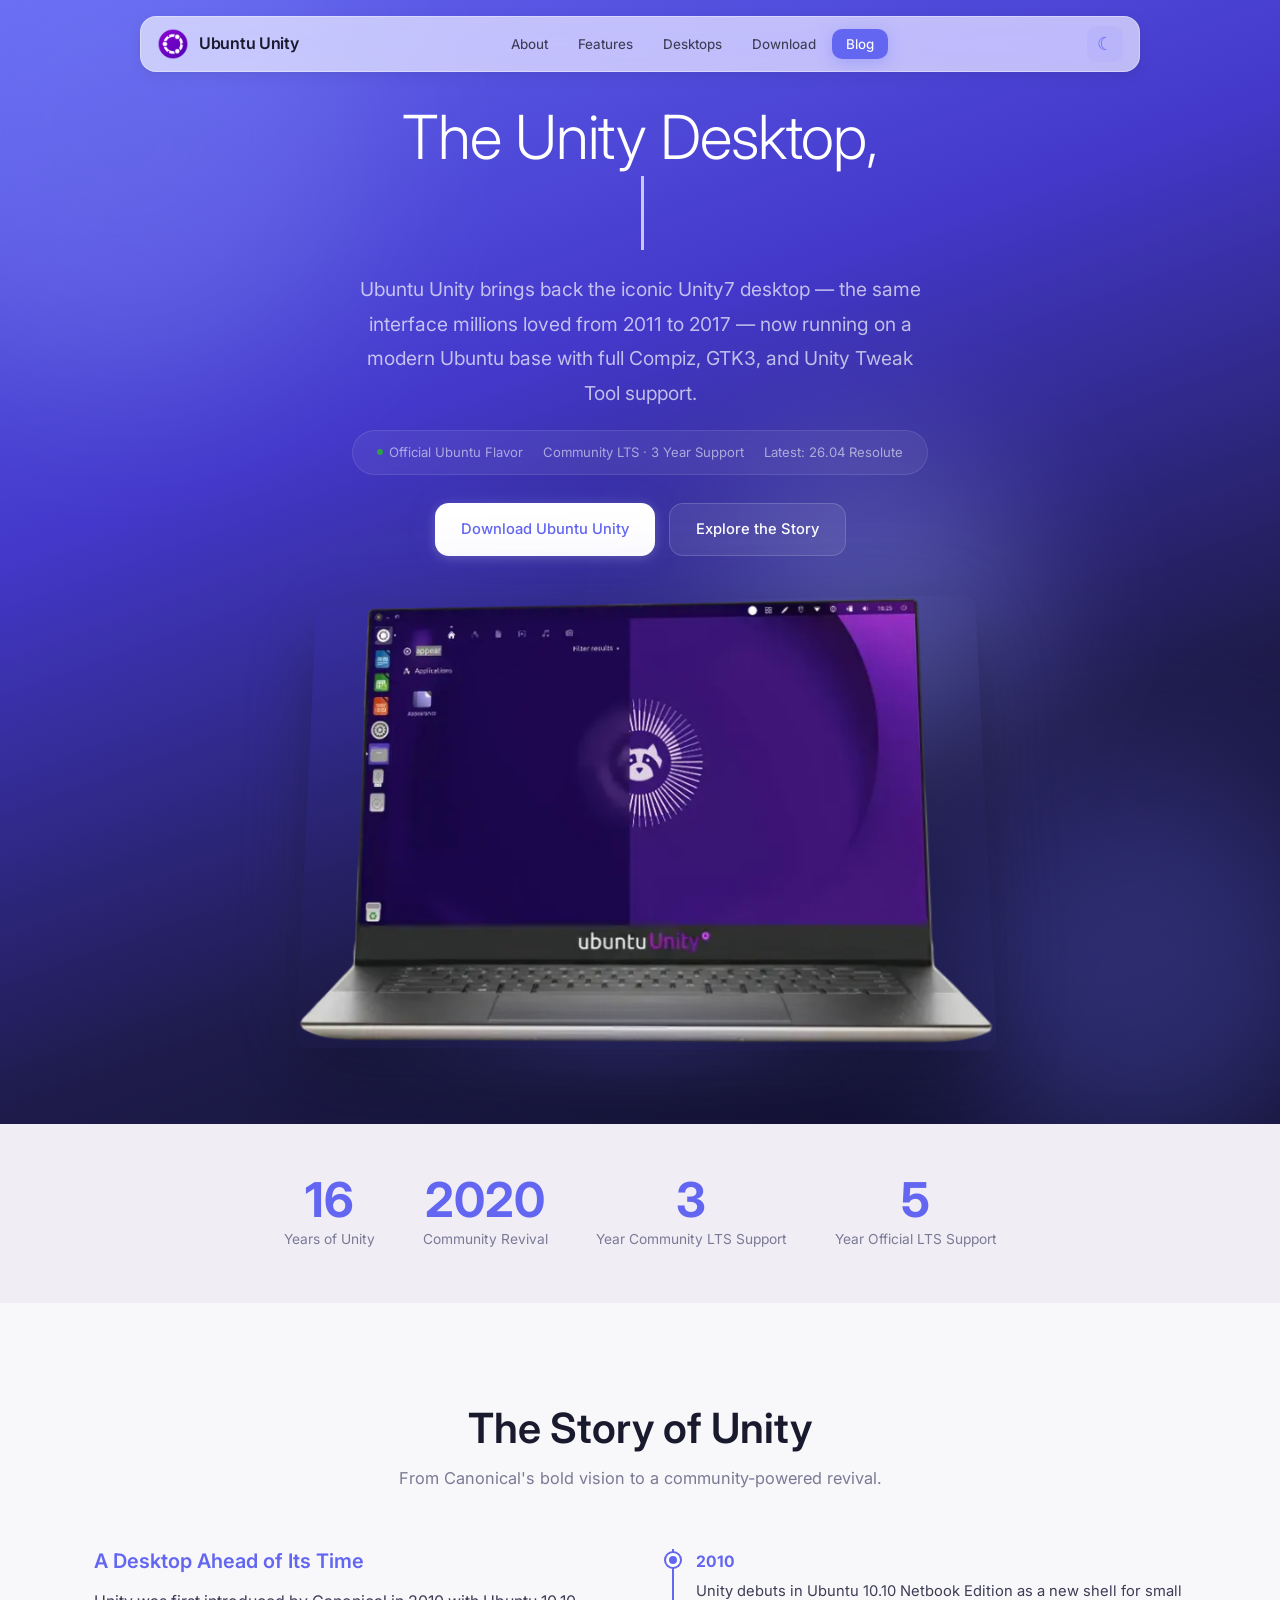
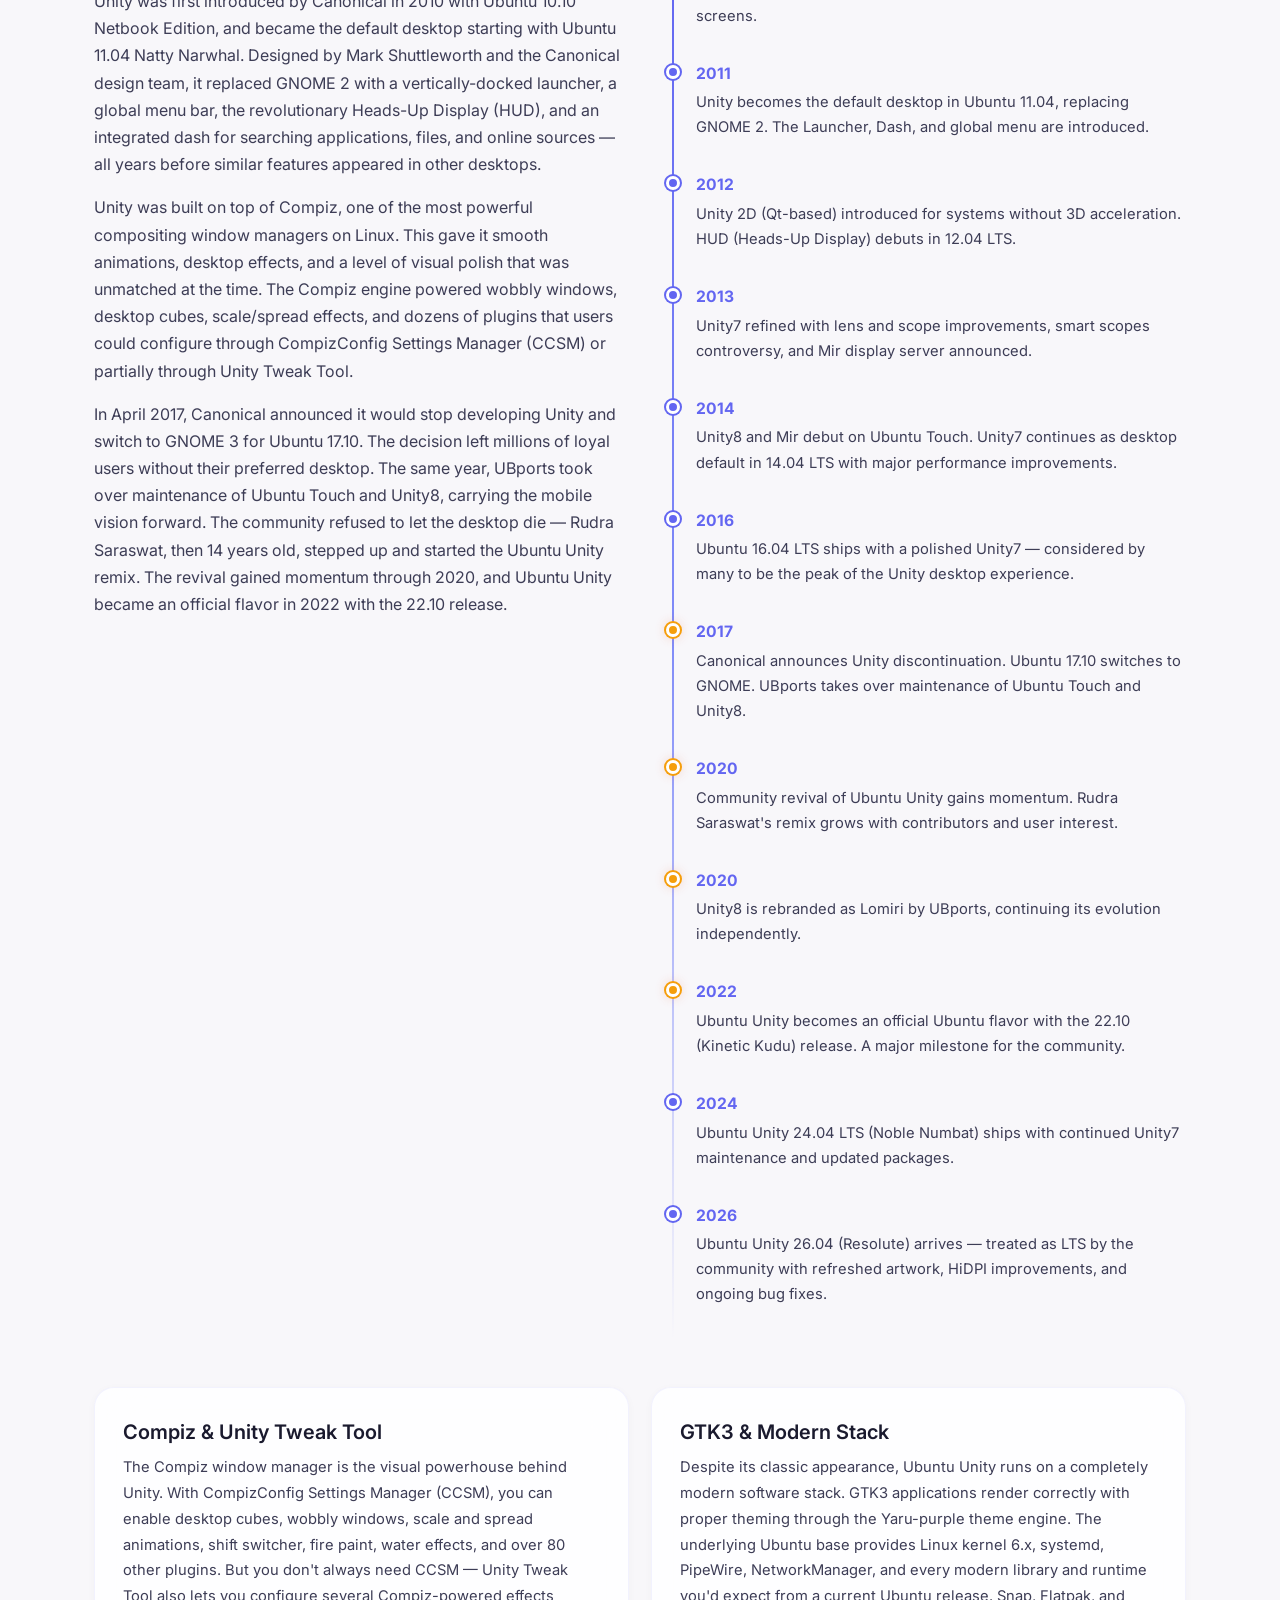
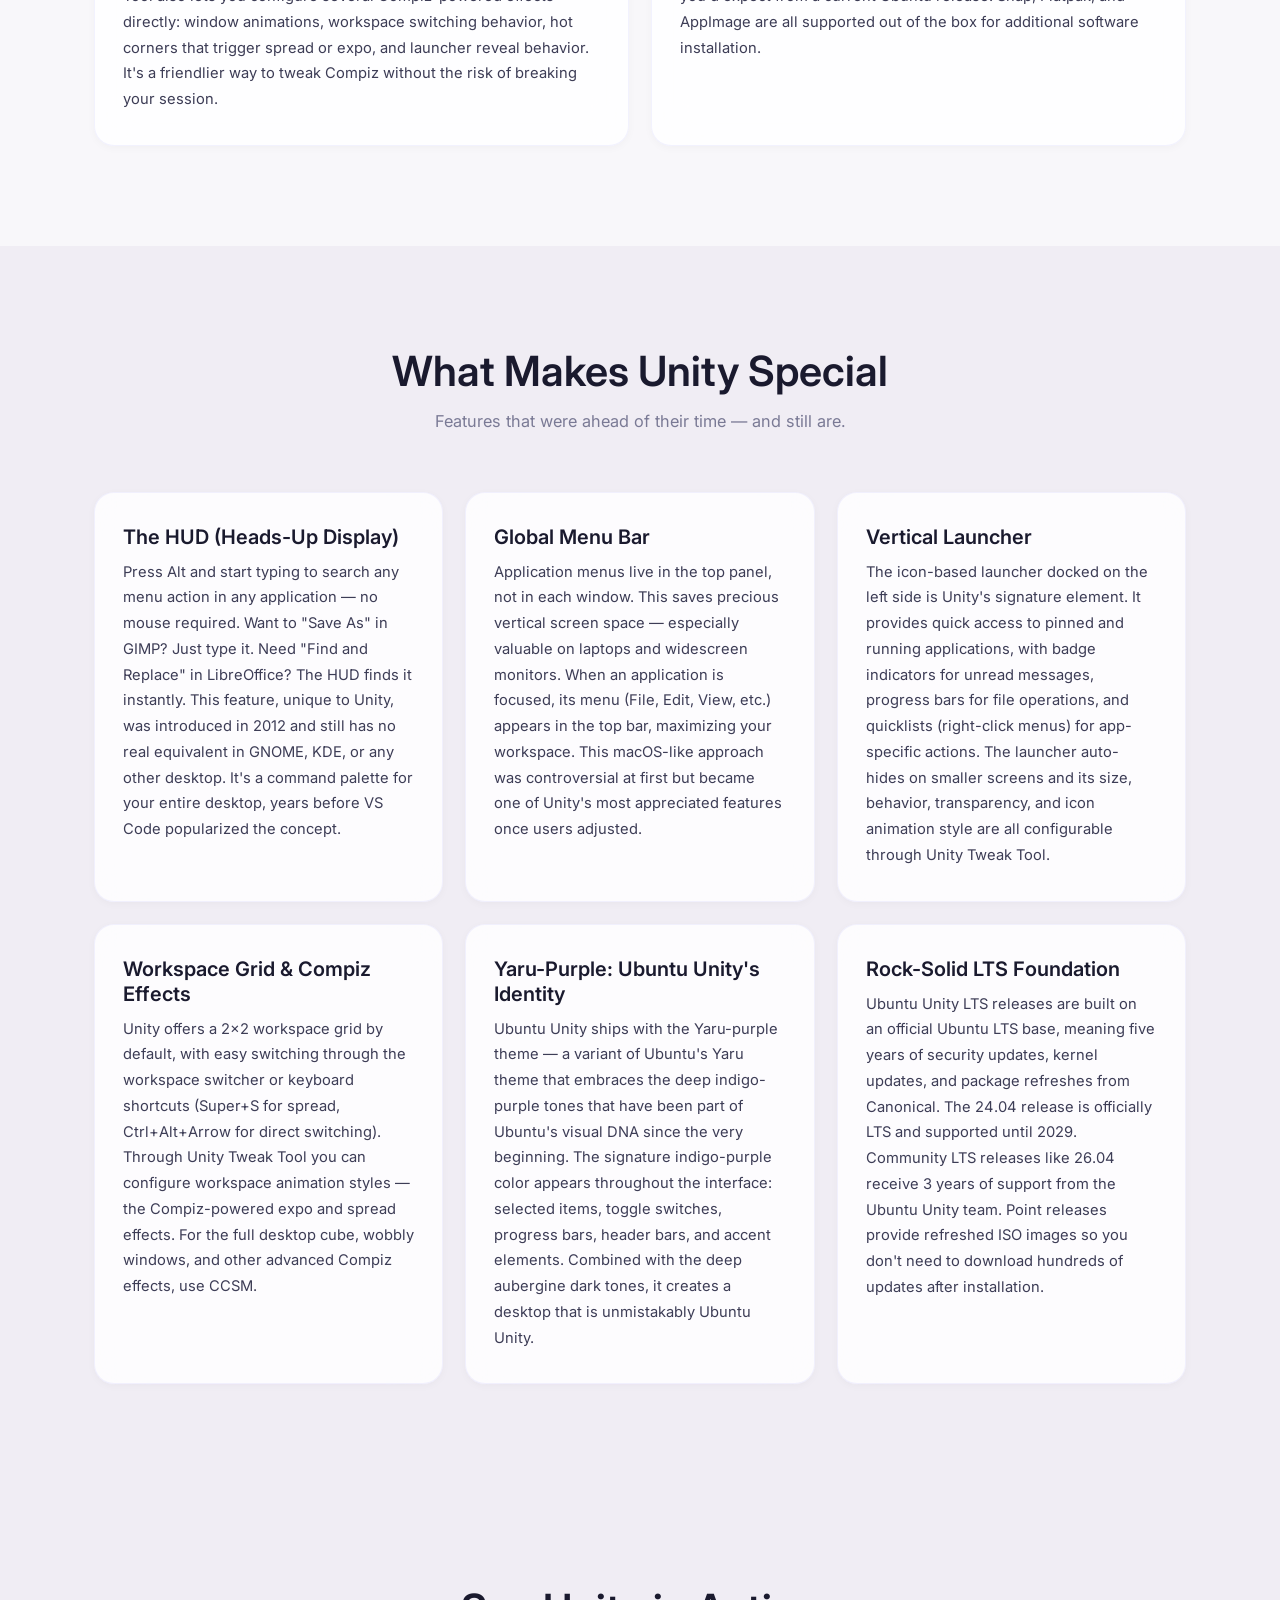
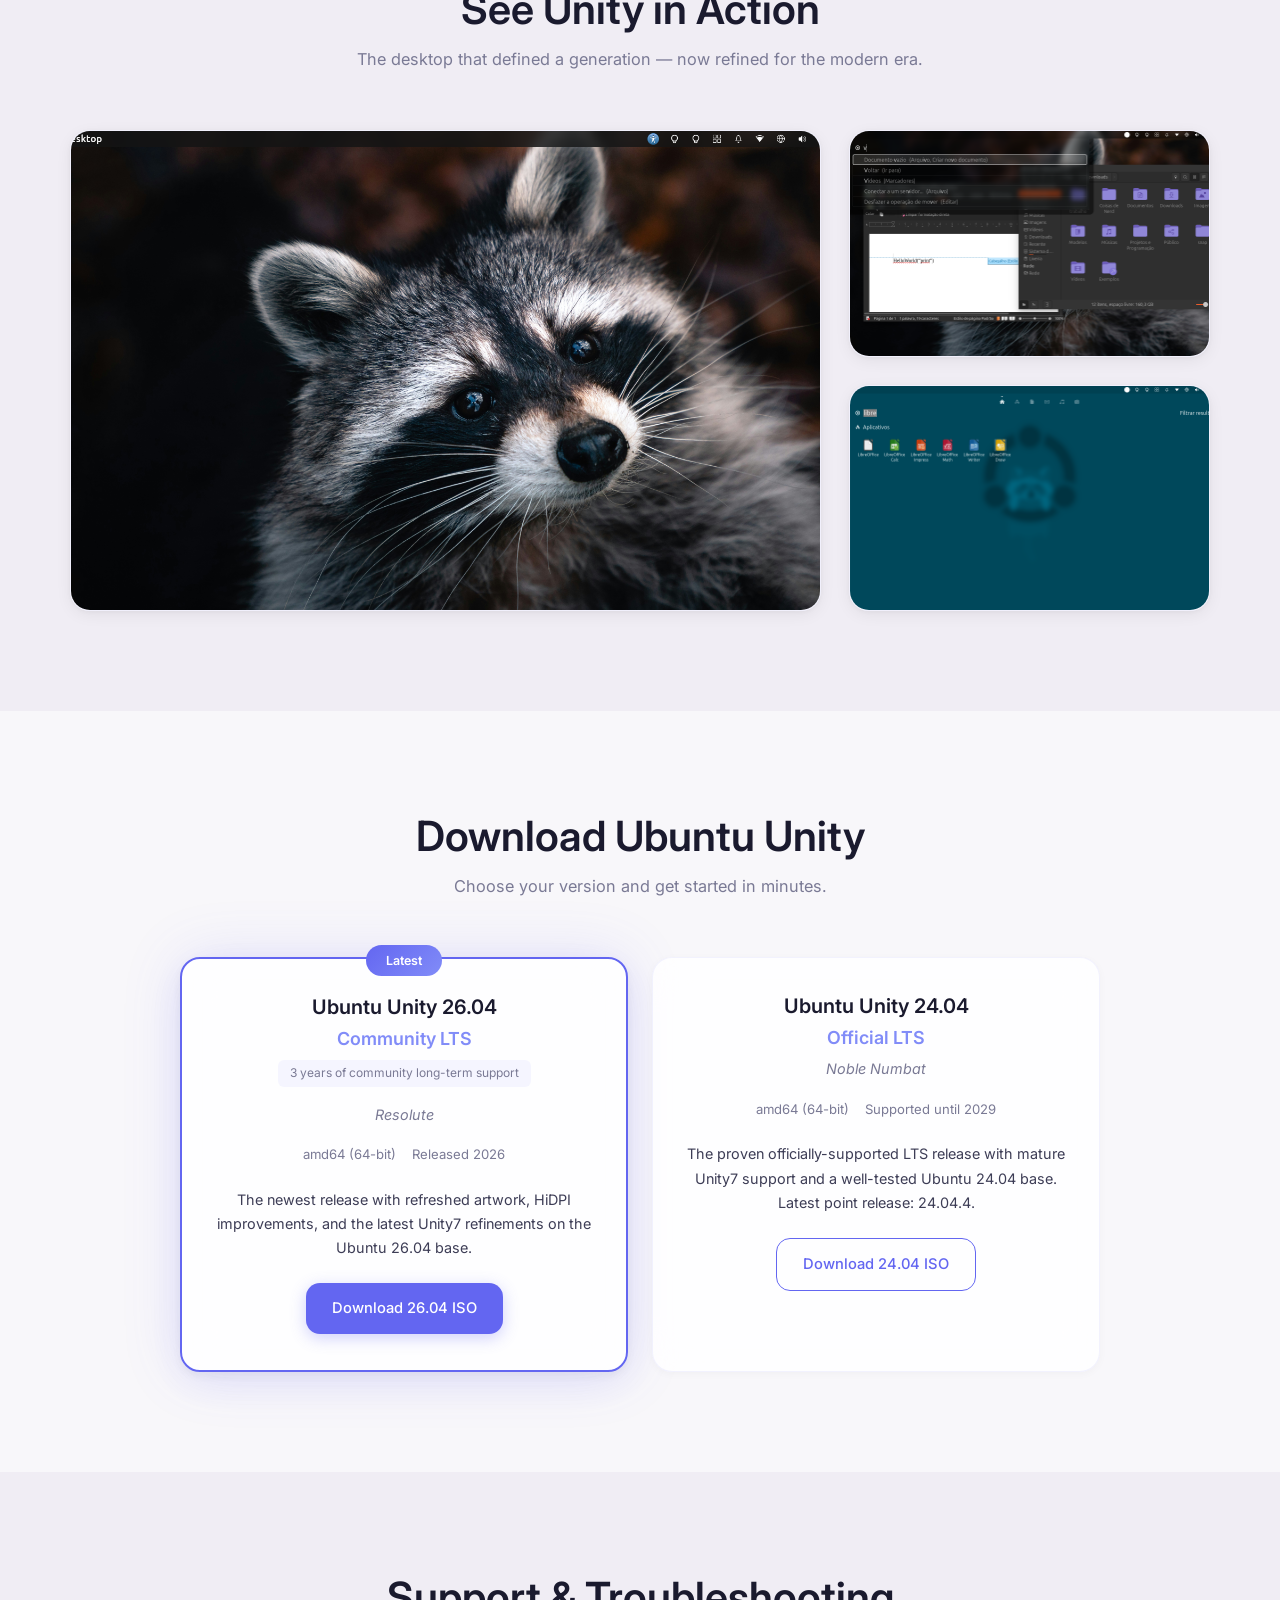
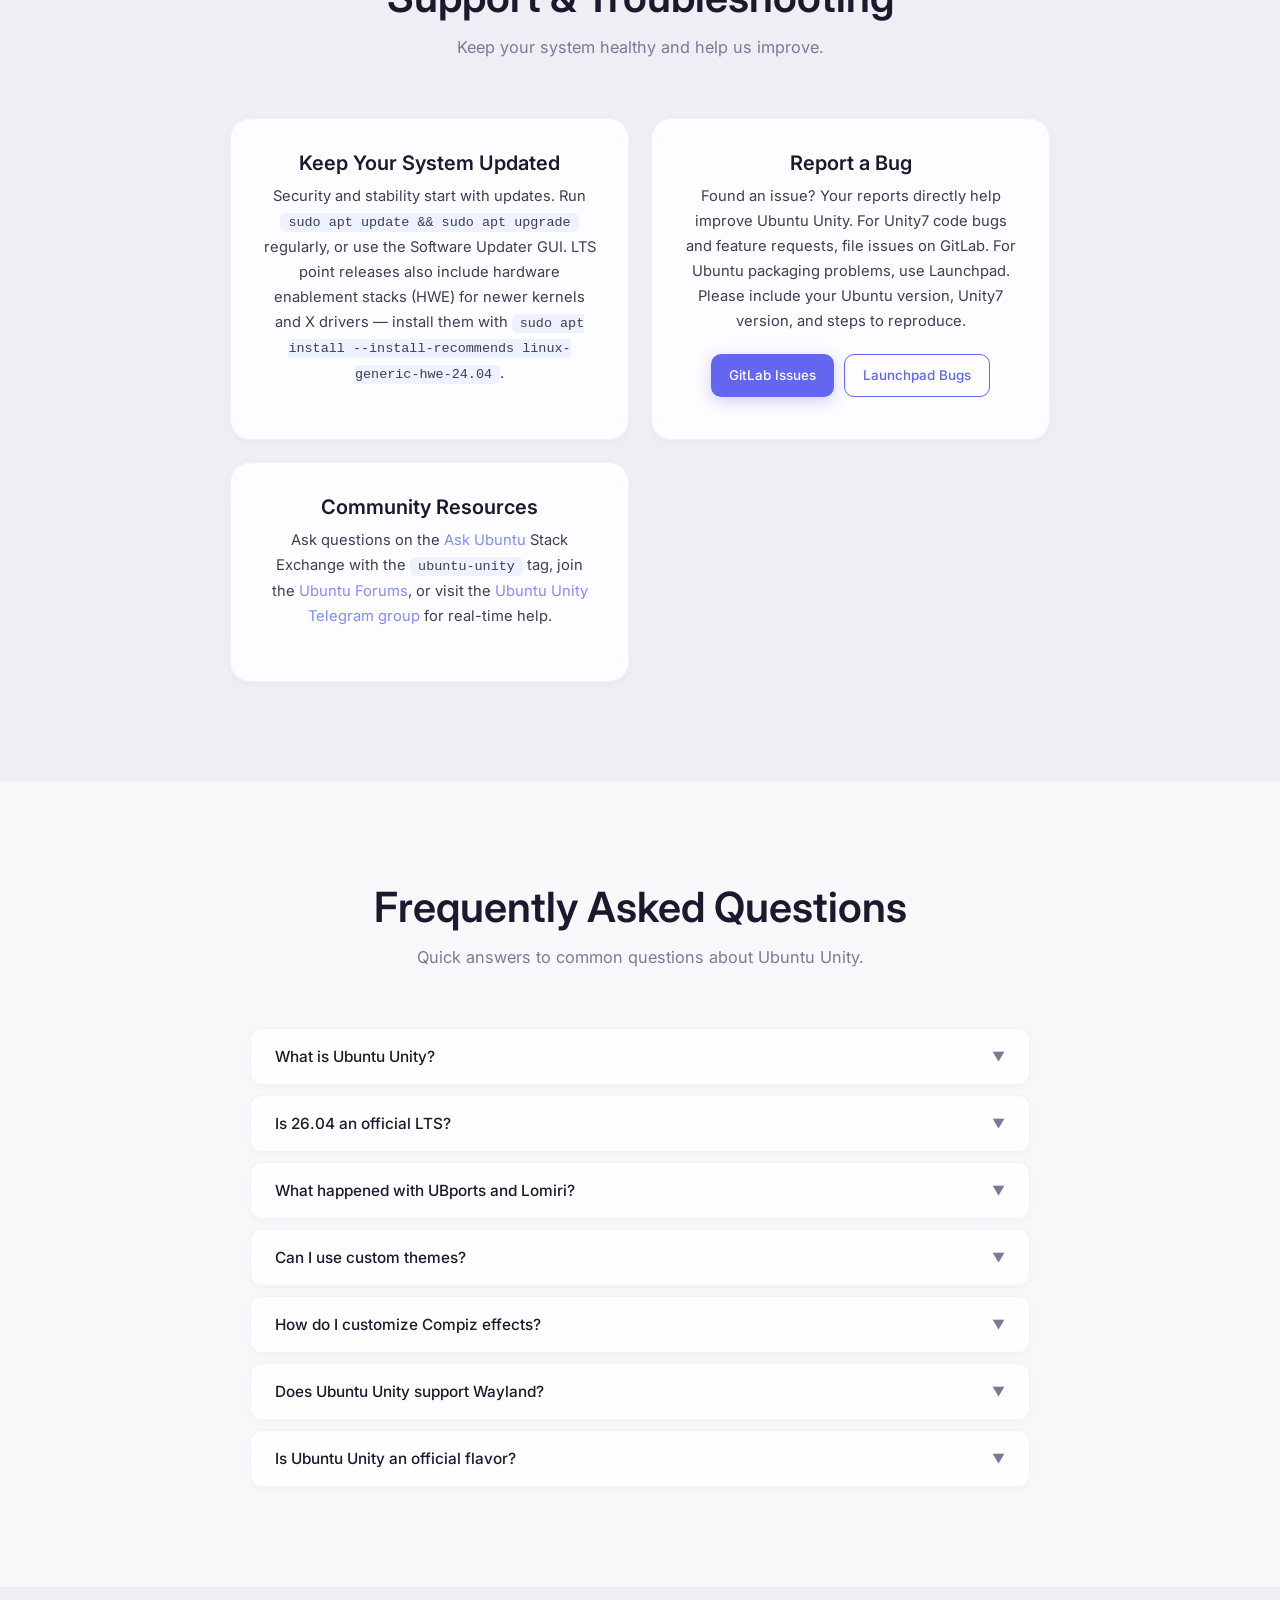
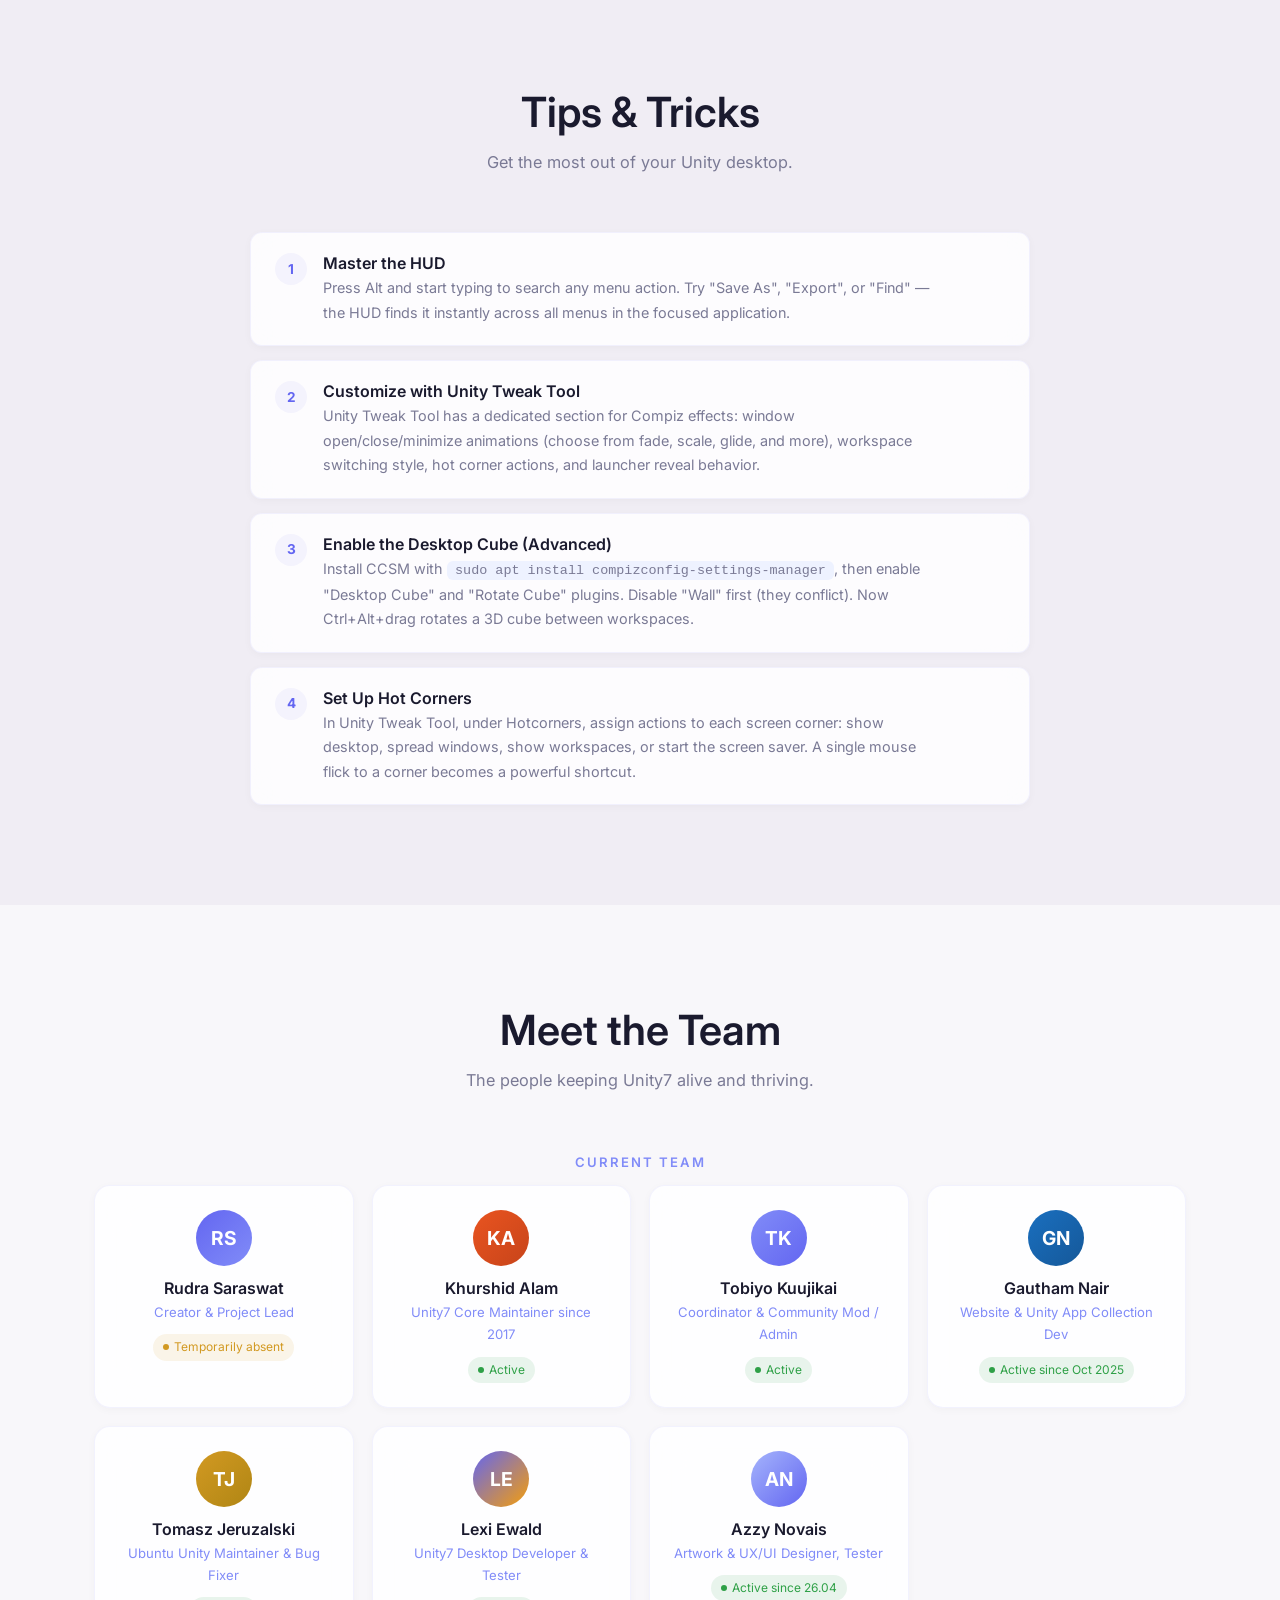
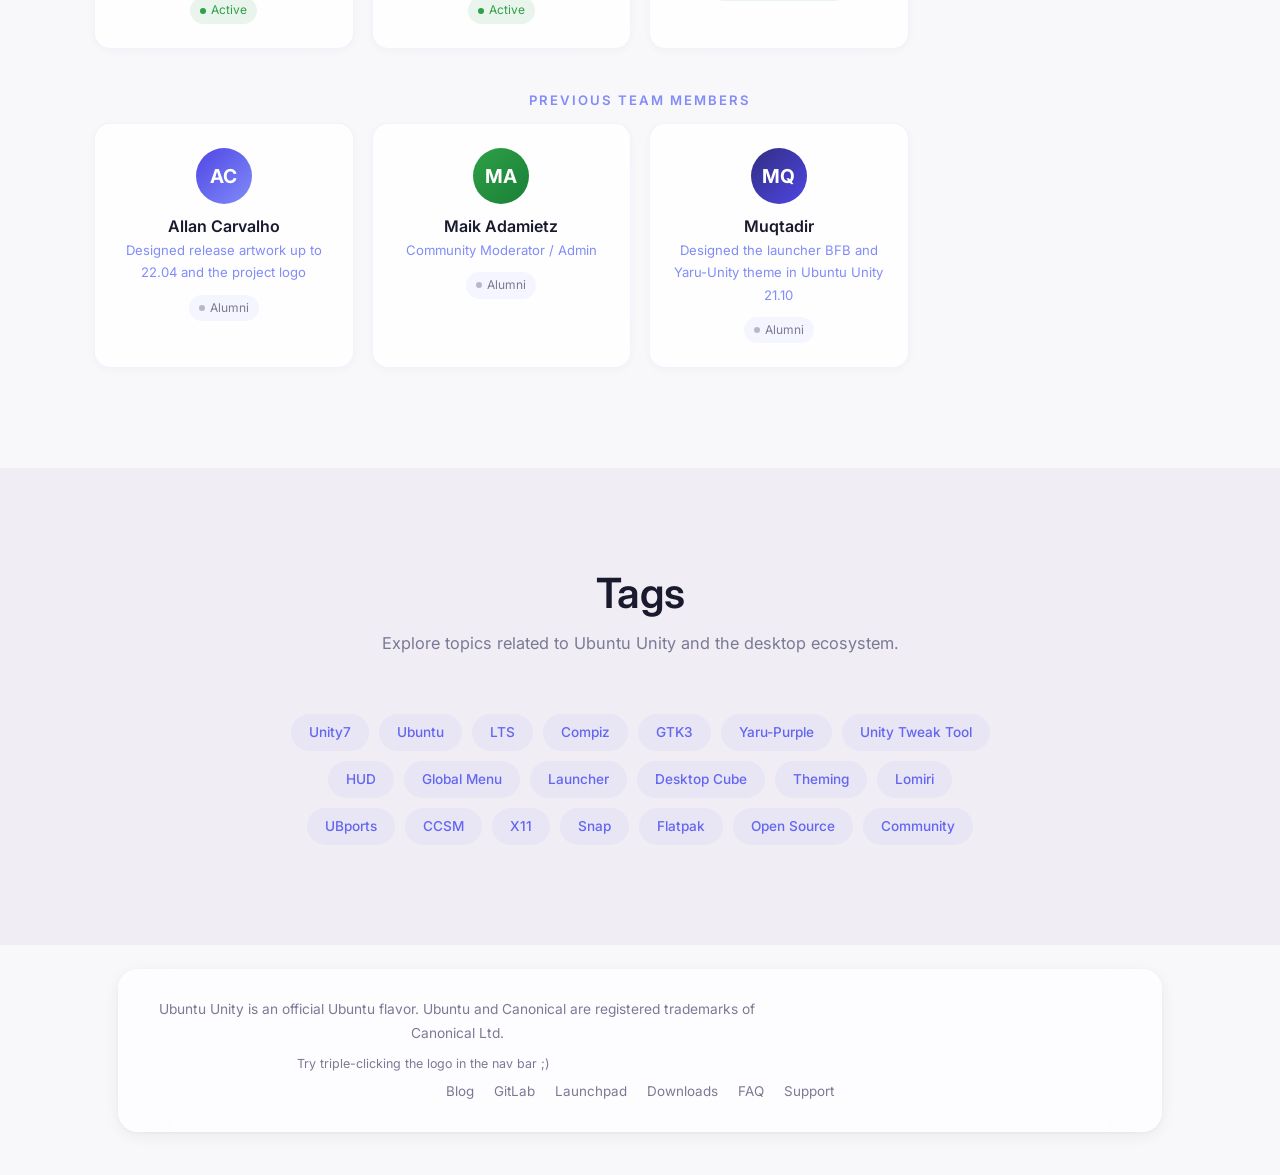
<file: index.html>
<!DOCTYPE html>
<html lang="en" data-theme="light">
<head>
<meta charset="UTF-8">
<meta name="viewport" content="width=device-width, initial-scale=1.0">
<title>Ubuntu Unity — The Unity Desktop, Reborn</title>
<meta name="description" content="Ubuntu Unity brings back the iconic Unity7 desktop on a modern Ubuntu base. An official Ubuntu flavor with full Compiz, GTK3, and Yaru-purple theme support.">
<link rel="icon" href="images/logo.webp" type="image/webp">
<link rel="stylesheet" href="style.css">
</head>
<body>

<!-- ===== FLOATING NAVBAR ===== -->
<nav class="nav" id="nav" role="navigation" aria-label="Main navigation">
  <a href="#" class="nav-brand" aria-label="Ubuntu Unity Home" id="navBrand">
    <img src="images/logo.webp" alt="Ubuntu Unity Logo" class="nav-logo">
    <span>Ubuntu Unity</span>
  </a>
  <ul class="nav-links">
    <li><a href="#about">About</a></li>
    <li><a href="#features">Features</a></li>
    <li><a href="#desktops">Desktops</a></li>
    <li><a href="#download">Download</a></li>
    <li><a href="#blog" class="btn-purple btn-sm" style="color:#fff">Blog</a></li>
  </ul>
  <div class="nav-actions">
    <button class="theme-btn" id="themeToggle" aria-label="Toggle theme">&#9790;</button>
    <button class="mobile-btn" id="mobileBtn" aria-label="Menu">&#9776;</button>
  </div>
</nav>

<div class="mob-menu" id="mobMenu">
  <a href="#about" onclick="closeMob()">About</a>
  <a href="#features" onclick="closeMob()">Features</a>
  <a href="#desktops" onclick="closeMob()">Desktops</a>
  <a href="#download" onclick="closeMob()">Download</a>
  <a href="blog.html" onclick="closeMob()">Blog</a>
</div>

<!-- ===== HERO with 3D Laptop ===== -->
<section class="hero" id="hero">
  <div class="hero-orb a"></div>
  <div class="hero-orb b"></div>
  <div class="hero-orb c"></div>
  <div class="hero-content">
    <h1>The Unity Desktop,<br><span class="typed-text" id="typedText"></span></h1>
    <p class="hero-sub">Ubuntu Unity brings back the iconic Unity7 desktop — the same interface millions loved from 2011 to 2017 — now running on a modern Ubuntu base with full Compiz, GTK3, and Unity Tweak Tool support.</p>
    <div class="hero-meta">
      <span><span class="hero-meta-dot"></span> Official Ubuntu Flavor</span>
      <span>Community LTS &middot; 3 Year Support</span>
      <span>Latest: 26.04 Resolute</span>
    </div>
    <div class="hero-btns">
      <a href="#download" class="btn btn-glow">Download Ubuntu Unity</a>
      <a href="#about" class="btn btn-glass">Explore the Story</a>
    </div>
    <div class="hero-laptop-wrap">
      <div class="hero-laptop">
        <img src="images/laptop.webp" alt="Ubuntu Unity 26.04 Resolute Desktop showing the Unity7 interface with the Yaru-purple theme, vertical launcher, and top panel." width="680" height="420">
      </div>
    </div>
  </div>
</section>

<!-- ===== STATS ===== -->
<div style="background:var(--bg2);transition:background .35s">
<div class="stats-row">
  <div class="stat reveal" title="Unity has been around since 2010!">
    <div class="stat-num" data-count="16">0</div>
    <div class="stat-label">Years of Unity</div>
  </div>
  <div class="stat reveal">
    <div class="stat-num" data-count="2020">0</div>
    <div class="stat-label">Community Revival</div>
  </div>
  <div class="stat reveal">
    <div class="stat-num" data-count="3">0</div>
    <div class="stat-label">Year Community LTS Support</div>
  </div>
  <div class="stat reveal">
    <div class="stat-num" data-count="5">0</div>
    <div class="stat-label">Year Official LTS Support</div>
  </div>
</div>
</div>

<!-- ===== ABOUT / HISTORY ===== -->
<section class="section" id="about">
  <div class="section-header reveal">
    <h2>The Story of Unity</h2>
    <p>From Canonical's bold vision to a community-powered revival.</p>
  </div>

  <div style="display:grid;grid-template-columns:1fr 1fr;gap:40px;align-items:start" class="reveal" id="aboutGrid">
    <div>
      <h3 style="margin-bottom:14px;color:var(--purple)">A Desktop Ahead of Its Time</h3>
      <p style="margin-bottom:16px">Unity was first introduced by Canonical in 2010 with Ubuntu 10.10 Netbook Edition, and became the default desktop starting with Ubuntu 11.04 Natty Narwhal. Designed by Mark Shuttleworth and the Canonical design team, it replaced GNOME 2 with a vertically-docked launcher, a global menu bar, the revolutionary Heads-Up Display (HUD), and an integrated dash for searching applications, files, and online sources — all years before similar features appeared in other desktops.</p>
      <p style="margin-bottom:16px">Unity was built on top of Compiz, one of the most powerful compositing window managers on Linux. This gave it smooth animations, desktop effects, and a level of visual polish that was unmatched at the time. The Compiz engine powered wobbly windows, desktop cubes, scale/spread effects, and dozens of plugins that users could configure through CompizConfig Settings Manager (CCSM) or partially through Unity Tweak Tool.</p>
      <p style="margin-bottom:16px">In April 2017, Canonical announced it would stop developing Unity and switch to GNOME 3 for Ubuntu 17.10. The decision left millions of loyal users without their preferred desktop. The same year, UBports took over maintenance of Ubuntu Touch and Unity8, carrying the mobile vision forward. The community refused to let the desktop die — Rudra Saraswat, then 14 years old, stepped up and started the Ubuntu Unity remix. The revival gained momentum through 2020, and Ubuntu Unity became an official flavor in 2022 with the 22.10 release.</p>
    </div>
    <div class="timeline">
      <div class="tl-item"><div class="tl-dot"></div><div class="tl-year">2010</div><p>Unity debuts in Ubuntu 10.10 Netbook Edition as a new shell for small screens.</p></div>
      <div class="tl-item"><div class="tl-dot"></div><div class="tl-year">2011</div><p>Unity becomes the default desktop in Ubuntu 11.04, replacing GNOME 2. The Launcher, Dash, and global menu are introduced.</p></div>
      <div class="tl-item"><div class="tl-dot"></div><div class="tl-year">2012</div><p>Unity 2D (Qt-based) introduced for systems without 3D acceleration. HUD (Heads-Up Display) debuts in 12.04 LTS.</p></div>
      <div class="tl-item"><div class="tl-dot"></div><div class="tl-year">2013</div><p>Unity7 refined with lens and scope improvements, smart scopes controversy, and Mir display server announced.</p></div>
      <div class="tl-item"><div class="tl-dot"></div><div class="tl-year">2014</div><p>Unity8 and Mir debut on Ubuntu Touch. Unity7 continues as desktop default in 14.04 LTS with major performance improvements.</p></div>
      <div class="tl-item"><div class="tl-dot"></div><div class="tl-year">2016</div><p>Ubuntu 16.04 LTS ships with a polished Unity7 — considered by many to be the peak of the Unity desktop experience.</p></div>
      <div class="tl-item highlight"><div class="tl-dot"></div><div class="tl-year">2017</div><p>Canonical announces Unity discontinuation. Ubuntu 17.10 switches to GNOME. UBports takes over maintenance of Ubuntu Touch and Unity8.</p></div>
      <div class="tl-item highlight"><div class="tl-dot"></div><div class="tl-year">2020</div><p>Community revival of Ubuntu Unity gains momentum. Rudra Saraswat's remix grows with contributors and user interest.</p></div>
      <div class="tl-item highlight"><div class="tl-dot"></div><div class="tl-year">2020</div><p>Unity8 is rebranded as Lomiri by UBports, continuing its evolution independently.</p></div>
      <div class="tl-item highlight"><div class="tl-dot"></div><div class="tl-year">2022</div><p>Ubuntu Unity becomes an official Ubuntu flavor with the 22.10 (Kinetic Kudu) release. A major milestone for the community.</p></div>
      <div class="tl-item"><div class="tl-dot"></div><div class="tl-year">2024</div><p>Ubuntu Unity 24.04 LTS (Noble Numbat) ships with continued Unity7 maintenance and updated packages.</p></div>
      <div class="tl-item"><div class="tl-dot"></div><div class="tl-year">2026</div><p>Ubuntu Unity 26.04 (Resolute) arrives — treated as LTS by the community with refreshed artwork, HiDPI improvements, and ongoing bug fixes.</p></div>
    </div>
  </div>

  <div class="grid3 reveal" style="margin-top:48px">
    <div class="float-card">
      <div class="card-accent"></div>
      <h3>Compiz &amp; Unity Tweak Tool</h3>
      <p>The Compiz window manager is the visual powerhouse behind Unity. With CompizConfig Settings Manager (CCSM), you can enable desktop cubes, wobbly windows, scale and spread animations, shift switcher, fire paint, water effects, and over 80 other plugins. But you don't always need CCSM — Unity Tweak Tool also lets you configure several Compiz-powered effects directly: window animations, workspace switching behavior, hot corners that trigger spread or expo, and launcher reveal behavior. It's a friendlier way to tweak Compiz without the risk of breaking your session.</p>
    </div>
    <div class="float-card">
      <div class="card-accent"></div>
      <h3>GTK3 &amp; Modern Stack</h3>
      <p>Despite its classic appearance, Ubuntu Unity runs on a completely modern software stack. GTK3 applications render correctly with proper theming through the Yaru-purple theme engine. The underlying Ubuntu base provides Linux kernel 6.x, systemd, PipeWire, NetworkManager, and every modern library and runtime you'd expect from a current Ubuntu release. Snap, Flatpak, and AppImage are all supported out of the box for additional software installation.</p>
    </div>
  </div>
</section>

<!-- ===== FEATURES ===== -->
<div class="section-alt">
<section class="section" id="features">
  <div class="section-header reveal">
    <h2>What Makes Unity Special</h2>
    <p>Features that were ahead of their time — and still are.</p>
  </div>
  <div class="grid3 reveal">

    <div class="float-card">
      <div class="card-accent"></div>
      <h3>The HUD (Heads-Up Display)</h3>
      <p>Press Alt and start typing to search any menu action in any application — no mouse required. Want to "Save As" in GIMP? Just type it. Need "Find and Replace" in LibreOffice? The HUD finds it instantly. This feature, unique to Unity, was introduced in 2012 and still has no real equivalent in GNOME, KDE, or any other desktop. It's a command palette for your entire desktop, years before VS Code popularized the concept.</p>
    </div>

    <div class="float-card">
      <div class="card-accent"></div>
      <h3>Global Menu Bar</h3>
      <p>Application menus live in the top panel, not in each window. This saves precious vertical screen space — especially valuable on laptops and widescreen monitors. When an application is focused, its menu (File, Edit, View, etc.) appears in the top bar, maximizing your workspace. This macOS-like approach was controversial at first but became one of Unity's most appreciated features once users adjusted.</p>
    </div>

    <div class="float-card">
      <div class="card-accent"></div>
      <h3>Vertical Launcher</h3>
      <p>The icon-based launcher docked on the left side is Unity's signature element. It provides quick access to pinned and running applications, with badge indicators for unread messages, progress bars for file operations, and quicklists (right-click menus) for app-specific actions. The launcher auto-hides on smaller screens and its size, behavior, transparency, and icon animation style are all configurable through Unity Tweak Tool.</p>
    </div>

    <div class="float-card">
      <div class="card-accent"></div>
      <h3>Workspace Grid &amp; Compiz Effects</h3>
      <p>Unity offers a 2x2 workspace grid by default, with easy switching through the workspace switcher or keyboard shortcuts (Super+S for spread, Ctrl+Alt+Arrow for direct switching). Through Unity Tweak Tool you can configure workspace animation styles — the Compiz-powered expo and spread effects. For the full desktop cube, wobbly windows, and other advanced Compiz effects, use CCSM.</p>
    </div>

    <div class="float-card">
      <div class="card-accent"></div>
      <h3>Yaru-Purple: Ubuntu Unity's Identity</h3>
      <p>Ubuntu Unity ships with the Yaru-purple theme — a variant of Ubuntu's Yaru theme that embraces the deep indigo-purple tones that have been part of Ubuntu's visual DNA since the very beginning. The signature indigo-purple color appears throughout the interface: selected items, toggle switches, progress bars, header bars, and accent elements. Combined with the deep aubergine dark tones, it creates a desktop that is unmistakably Ubuntu Unity.</p>
    </div>

    <div class="float-card">
      <div class="card-accent"></div>
      <h3>Rock-Solid LTS Foundation</h3>
      <p>Ubuntu Unity LTS releases are built on an official Ubuntu LTS base, meaning five years of security updates, kernel updates, and package refreshes from Canonical. The 24.04 release is officially LTS and supported until 2029. Community LTS releases like 26.04 receive 3 years of support from the Ubuntu Unity team. Point releases provide refreshed ISO images so you don't need to download hundreds of updates after installation.</p>
    </div>

  </div>
</section>
</div>

<!-- ===== DESKTOP SHOWCASE (3D) ===== -->
<section class="desktop-showcase" id="desktops">
  <div class="desktop-showcase-inner">
    <div class="section-header reveal">
      <h2>See Unity in Action</h2>
      <p>The desktop that defined a generation — now refined for the modern era.</p>
    </div>
    <div class="showcase-grid reveal">

      <div class="showcase-card showcase-featured">
        <img src="images/desktop-wallpaper.png" alt="Ubuntu Unity 26.04 desktop showing the full Unity7 interface with Yaru-purple theme, vertical launcher on the left, top panel with global menu, and application shortcuts in the dock." loading="lazy">
        <div class="overlay">
          <h4>Ubuntu Unity 26.04 Resolute</h4>
          <p>The latest release with refreshed artwork, HiDPI improvements, and the polished Yaru-purple theme across every desktop element.</p>
        </div>
      </div>

      <div class="showcase-card">
        <img src="images/multi-window.png" alt="Ubuntu Unity desktop showing multi-window workflow with a text editor and file manager open side by side, demonstrating Unity's efficient window management and workspace usage." loading="lazy">
        <div class="overlay">
          <h4>Multi-Window Workflow</h4>
          <p>Unity's window management makes multitasking effortless — drag windows to edges, use workspaces, and let Compiz handle the animations.</p>
        </div>
      </div>

      <div class="showcase-card">
        <img src="images/dash-search.png" alt="Ubuntu Unity showing the Dash application search interface with LibreOffice results displayed, demonstrating the powerful search and application discovery features of the Unity desktop." loading="lazy">
        <div class="overlay">
          <h4>Dash &amp; Application Search</h4>
          <p>The Dash provides instant application search, file finding, and lens results — press Super and start typing. Fast, beautiful, and integrated.</p>
        </div>
      </div>

    </div>
  </div>
</section>

<!-- ===== DOWNLOADS ===== -->
<section class="section" id="download">
  <div class="section-header reveal">
    <h2>Download Ubuntu Unity</h2>
    <p>Choose your version and get started in minutes.</p>
  </div>
  <div class="dl-cards">

    <div class="dl-card featured reveal">
      <span class="dl-badge">Latest</span>
      <h3>Ubuntu Unity 26.04</h3>
      <div class="ver">Community LTS</div>
      <div class="note">3 years of community long-term support</div>
      <div class="code">Resolute</div>
      <div class="meta">
        <span>amd64 (64-bit)</span>
        <span>Released 2026</span>
      </div>
      <p style="margin:0 auto 22px;font-size:.9rem;max-width:44ch">The newest release with refreshed artwork, HiDPI improvements, and the latest Unity7 refinements on the Ubuntu 26.04 base.</p>
      <a href="https://cdimage.ubuntu.com/ubuntu-unity/releases/resolute/release/ubuntu-unity-26.04-desktop-amd64.iso" class="btn btn-purple" rel="noopener">Download 26.04 ISO</a>
    </div>

    <div class="dl-card reveal">
      <h3>Ubuntu Unity 24.04</h3>
      <div class="ver">Official LTS</div>
      <div class="code">Noble Numbat</div>
      <div class="meta">
        <span>amd64 (64-bit)</span>
        <span>Supported until 2029</span>
      </div>
      <p style="margin:0 auto 22px;font-size:.9rem;max-width:44ch">The proven officially-supported LTS release with mature Unity7 support and a well-tested Ubuntu 24.04 base. Latest point release: 24.04.4.</p>
      <a href="https://cdimage.ubuntu.com/ubuntu-unity/releases/noble/release/ubuntu-unity-24.04.4-desktop-amd64.iso" class="btn btn-outline" rel="noopener">Download 24.04 ISO</a>
    </div>

  </div>
</section>

<!-- ===== SUPPORT ===== -->
<div class="section-alt">
<section class="section" id="support">
  <div class="section-header reveal">
    <h2>Support &amp; Troubleshooting</h2>
    <p>Keep your system healthy and help us improve.</p>
  </div>
  <div class="sup-grid">

    <div class="sup-card reveal">
      <h3>Keep Your System Updated</h3>
      <p>Security and stability start with updates. Run <code>sudo apt update &amp;&amp; sudo apt upgrade</code> regularly, or use the Software Updater GUI. LTS point releases also include hardware enablement stacks (HWE) for newer kernels and X drivers — install them with <code>sudo apt install --install-recommends linux-generic-hwe-24.04</code>.</p>
    </div>

    <div class="sup-card reveal">
      <h3>Report a Bug</h3>
      <p>Found an issue? Your reports directly help improve Ubuntu Unity. For Unity7 code bugs and feature requests, file issues on GitLab. For Ubuntu packaging problems, use Launchpad. Please include your Ubuntu version, Unity7 version, and steps to reproduce.</p>
      <div style="display:flex;gap:10px;justify-content:center;flex-wrap:wrap">
        <a href="https://gitlab.com/ubuntu-unity" class="btn btn-purple btn-sm" target="_blank" rel="noopener">GitLab Issues</a>
        <a href="https://launchpad.net/ubuntu/+source/ubuntu-unity-meta" class="btn btn-outline btn-sm" target="_blank" rel="noopener">Launchpad Bugs</a>
      </div>
    </div>

    <div class="sup-card reveal">
      <h3>Community Resources</h3>
      <p>Ask questions on the <a href="https://askubuntu.com" target="_blank" rel="noopener">Ask Ubuntu</a> Stack Exchange with the <code>ubuntu-unity</code> tag, join the <a href="https://ubuntuforums.org" target="_blank" rel="noopener">Ubuntu Forums</a>, or visit the <a href="https://t.me/ubuntuunity" target="_blank" rel="noopener">Ubuntu Unity Telegram group</a> for real-time help.</p>
    </div>

  </div>
</section>
</div>

<!-- ===== FAQ ===== -->
<section class="section" id="faq">
  <div class="section-header reveal">
    <h2>Frequently Asked Questions</h2>
    <p>Quick answers to common questions about Ubuntu Unity.</p>
  </div>
  <div class="faq-list">

    <div class="faq-item reveal">
      <button class="faq-q" aria-expanded="false">What is Ubuntu Unity? <span class="chevron">&#9660;</span></button>
      <div class="faq-a"><div class="faq-a-inner">Ubuntu Unity is an official community-maintained Ubuntu flavor that brings back the Unity7 desktop environment. Unity was originally developed by Canonical as the default Ubuntu desktop from version 11.04 (April 2011) through 17.04. When Canonical discontinued Unity in 2017, the community — led by Rudra Saraswat — continued maintaining it. After a grassroots revival through 2020, Ubuntu Unity became an official flavor in 2022 with the 22.10 release, and has shipped for every release cycle since. It combines the unique Unity workflow (launcher, HUD, global menu, dash) with a modern Ubuntu base.</div></div>
    </div>

    <div class="faq-item reveal">
      <button class="faq-q" aria-expanded="false">Is 26.04 an official LTS? <span class="chevron">&#9660;</span></button>
      <div class="faq-a"><div class="faq-a-inner">Ubuntu Unity 26.04 (Resolute) is not officially designated as LTS by Canonical, but it is treated as LTS by the Ubuntu Unity community with 3 years of long-term support. The 24.04 release (Noble Numbat) is the current officially-designated LTS by Canonical, supported until 2029 with 5 years of updates. Both releases receive active maintenance and care from the Ubuntu Unity team.</div></div>
    </div>

    <div class="faq-item reveal">
      <button class="faq-q" aria-expanded="false">What happened with UBports and Lomiri? <span class="chevron">&#9660;</span></button>
      <div class="faq-a"><div class="faq-a-inner">When Canonical discontinued Unity in 2017, UBports — a community initiative — took over maintenance of Ubuntu Touch (the mobile OS) and Unity8. In 2020, Unity8 was rebranded as Lomiri, reflecting its independent evolution away from the Ubuntu project. Lomiri continues to serve as the desktop shell for Ubuntu Touch phones and tablets. Ubuntu Unity (this project) is separate — it maintains the Unity7 desktop for traditional PCs and laptops.</div></div>
    </div>

    <div class="faq-item reveal">
      <button class="faq-q" aria-expanded="false">Can I use custom themes? <span class="chevron">&#9660;</span></button>
      <div class="faq-a"><div class="faq-a-inner">Yes. Ubuntu Unity supports a wide range of GTK themes, including community favorites like Arc, Numix, Plata, Adwaita, and Greybird. The Yaru-purple theme is the default, with its distinctive indigo-purple palette that defines Ubuntu Unity's identity. Light and dark variants are included. You can switch themes using Unity Tweak Tool under the Theme section.</div></div>
    </div>

    <div class="faq-item reveal">
      <button class="faq-q" aria-expanded="false">How do I customize Compiz effects? <span class="chevron">&#9660;</span></button>
      <div class="faq-a"><div class="faq-a-inner">You have two options. For everyday customizations, Unity Tweak Tool lets you configure several Compiz-powered effects directly: window animations (open/close/focus/minimize), workspace switching style (expo vs. wall), hot corners, launcher reveal behavior, and more — all without the risk of breaking your desktop. For advanced effects like desktop cubes, wobbly windows, fire paint, water ripples, and shift switcher, install CompizConfig Settings Manager with <code>sudo apt install compizconfig-settings-manager</code>. Be cautious with CCSM as disabling critical plugins can break your session.</div></div>
    </div>

    <div class="faq-item reveal">
      <button class="faq-q" aria-expanded="false">Does Ubuntu Unity support Wayland? <span class="chevron">&#9660;</span></button>
      <div class="faq-a"><div class="faq-a-inner">Currently, Ubuntu Unity runs on X11 by default. Unity7's architecture is deeply integrated with Compiz, which is an X11 compositing manager. Wayland support would require significant re-architecture of the Unity7 shell. For now, X11 provides the most stable and feature-complete experience. You can select "Ubuntu Unity on Xorg" from the login screen to ensure you're on the correct session type.</div></div>
    </div>

    <div class="faq-item reveal">
      <button class="faq-q" aria-expanded="false">Is Ubuntu Unity an official flavor? <span class="chevron">&#9660;</span></button>
      <div class="faq-a"><div class="faq-a-inner">Yes. Ubuntu Unity was accepted as an official Ubuntu flavor in 2022, with its first official release being 22.10 (Kinetic Kudu). This means it's published on Ubuntu's official cdimage servers, benefits from Ubuntu's QA infrastructure, and is recognized by the Ubuntu Technical Board. It follows the same release schedule as other official flavors like Kubuntu, Xubuntu, and Lubuntu.</div></div>
    </div>

  </div>
</section>
<div class="section-alt">
<section class="section" id="tips">
  <div class="section-header reveal">
    <h2>Tips &amp; Tricks</h2>
    <p>Get the most out of your Unity desktop.</p>
  </div>
  <div class="tips">
    <div class="tip reveal">
      <div class="tip-n">1</div>
      <div>
        <h4>Master the HUD</h4>
        <p>Press Alt and start typing to search any menu action. Try "Save As", "Export", or "Find" — the HUD finds it instantly across all menus in the focused application.</p>
      </div>
    </div>
    <div class="tip reveal">
      <div class="tip-n">2</div>
      <div>
        <h4>Customize with Unity Tweak Tool</h4>
        <p>Unity Tweak Tool has a dedicated section for Compiz effects: window open/close/minimize animations (choose from fade, scale, glide, and more), workspace switching style, hot corner actions, and launcher reveal behavior.</p>
      </div>
    </div>
    <div class="tip reveal">
      <div class="tip-n">3</div>
      <div>
        <h4>Enable the Desktop Cube (Advanced)</h4>
        <p>Install CCSM with <code>sudo apt install compizconfig-settings-manager</code>, then enable "Desktop Cube" and "Rotate Cube" plugins. Disable "Wall" first (they conflict). Now Ctrl+Alt+drag rotates a 3D cube between workspaces.</p>
      </div>
    </div>
    <div class="tip reveal">
      <div class="tip-n">4</div>
      <div>
        <h4>Set Up Hot Corners</h4>
        <p>In Unity Tweak Tool, under Hotcorners, assign actions to each screen corner: show desktop, spread windows, show workspaces, or start the screen saver. A single mouse flick to a corner becomes a powerful shortcut.</p>
      </div>
    </div>
  </div>
</section>
</div>

<!-- ===== TEAM ===== -->
<section class="section" id="team">
  <div class="section-header reveal">
    <h2>Meet the Team</h2>
    <p>The people keeping Unity7 alive and thriving.</p>
  </div>

  <div class="team-section-label reveal">Current Team</div>
  <div class="team-grid">

    <div class="team-card reveal">
      <div class="team-av" style="background:linear-gradient(135deg,#6366F1,#818CF8)">RS</div>
      <h4>Rudra Saraswat</h4>
      <div class="role">Creator &amp; Project Lead</div>
      <span class="status off">Temporarily absent</span>
    </div>

    <div class="team-card reveal">
      <div class="team-av" style="background:linear-gradient(135deg,#E95420,#C7441A)">KA</div>
      <h4>Khurshid Alam</h4>
      <div class="role">Unity7 Core Maintainer since 2017</div>
      <span class="status on">Active</span>
    </div>

    <div class="team-card reveal">
      <div class="team-av" style="background:linear-gradient(135deg,#818CF8,#6366F1)">TK</div>
      <h4>Tobiyo Kuujikai</h4>
      <div class="role">Coordinator &amp; Community Mod / Admin</div>
      <span class="status on">Active</span>
    </div>

    <div class="team-card reveal">
      <div class="team-av" style="background:linear-gradient(135deg,#1A6FBF,#155899)">GN</div>
      <h4>Gautham Nair</h4>
      <div class="role">Website &amp; Unity App Collection Dev</div>
      <span class="status on">Active since Oct 2025</span>
    </div>

    <div class="team-card reveal">
      <div class="team-av" style="background:linear-gradient(135deg,#D29922,#B08614)">TJ</div>
      <h4>Tomasz Jeruzalski</h4>
      <div class="role">Ubuntu Unity Maintainer &amp; Bug Fixer</div>
      <span class="status on">Active</span>
    </div>

    <div class="team-card reveal">
      <div class="team-av" style="background:linear-gradient(135deg,#6366F1,#F59E0B)">LE</div>
      <h4>Lexi Ewald</h4>
      <div class="role">Unity7 Desktop Developer &amp; Tester</div>
      <span class="status on">Active</span>
    </div>

    <div class="team-card reveal">
      <div class="team-av" style="background:linear-gradient(135deg,#A5B4FC,#6366F1)">AN</div>
      <h4>Azzy Novais</h4>
      <div class="role">Artwork &amp; UX/UI Designer, Tester</div>
      <span class="status on">Active since 26.04</span>
    </div>

  </div>

  <div class="team-section-label reveal">Previous Team Members</div>
  <div class="team-grid">

    <div class="team-card reveal">
      <div class="team-av" style="background:linear-gradient(135deg,#4F46E5,#818CF8)">AC</div>
      <h4>Allan Carvalho</h4>
      <div class="role">Designed release artwork up to 22.04 and the project logo</div>
      <span class="status alumni">Alumni</span>
    </div>

        <div class="team-card reveal">
      <div class="team-av" style="background:linear-gradient(135deg,#2EA047,#1A7F37)">MA</div>
      <h4>Maik Adamietz</h4>
      <div class="role">Community Moderator / Admin</div>
      <span class="status alumni">Alumni</span>
    </div>

    <div class="team-card reveal">
      <div class="team-av" style="background:linear-gradient(135deg,#312E81,#4F46E5)">MQ</div>
      <h4>Muqtadir</h4>
      <div class="role">Designed the launcher BFB and Yaru-Unity theme in Ubuntu Unity 21.10</div>
      <span class="status alumni">Alumni</span>
    </div>

  </div>
</section>

<div class="section-alt">
<section class="section" id="tags">
  <div class="section-header reveal">
    <h2>Tags</h2>
    <p>Explore topics related to Ubuntu Unity and the desktop ecosystem.</p>
  </div>
  <div class="tags reveal">
    <span class="tag">Unity7</span><span class="tag">Ubuntu</span><span class="tag">LTS</span>
    <span class="tag">Compiz</span><span class="tag">GTK3</span><span class="tag">Yaru-Purple</span>
    <span class="tag">Unity Tweak Tool</span><span class="tag">HUD</span><span class="tag">Global Menu</span>
    <span class="tag">Launcher</span><span class="tag">Desktop Cube</span><span class="tag">Theming</span>
    <span class="tag">Lomiri</span><span class="tag">UBports</span><span class="tag">CCSM</span>
    <span class="tag">X11</span><span class="tag">Snap</span><span class="tag">Flatpak</span>
    <span class="tag">Open Source</span><span class="tag">Community</span>
  </div>
</section>
</div>

<div style="max-width:1140px;margin:0 auto;padding:0 24px 24px">
<div class="footer-float">
  <p>Ubuntu Unity is an official Ubuntu flavor. Ubuntu and Canonical are registered trademarks of Canonical Ltd.</p>
  <p style="font-size:.78rem;color:var(--text-muted);margin-bottom:6px">Try triple-clicking the logo in the nav bar ;)</p>
  <div class="footer-links">
    <a href="blog.html">Blog</a>
    <a href="https://gitlab.com/ubuntu-unity" target="_blank" rel="noopener">GitLab</a>
    <a href="https://launchpad.net/ubuntu/+source/ubuntu-unity-meta" target="_blank" rel="noopener">Launchpad</a>
    <a href="#download">Downloads</a>
    <a href="#faq">FAQ</a>
    <a href="#support">Support</a>
  </div>
</div>
</div>

<!-- ===== BACK TO TOP ===== -->
<button class="btt" id="btt" aria-label="Back to top">&#8593;</button>

<!-- ===== CONFETTI CANVAS ===== -->
<canvas class="confetti-canvas" id="confettiCanvas"></canvas>

<!-- ===== TOAST ===== -->
<div class="toast" id="toast"></div>

<script src="script.js"></script>
</body>
</html>
</file>
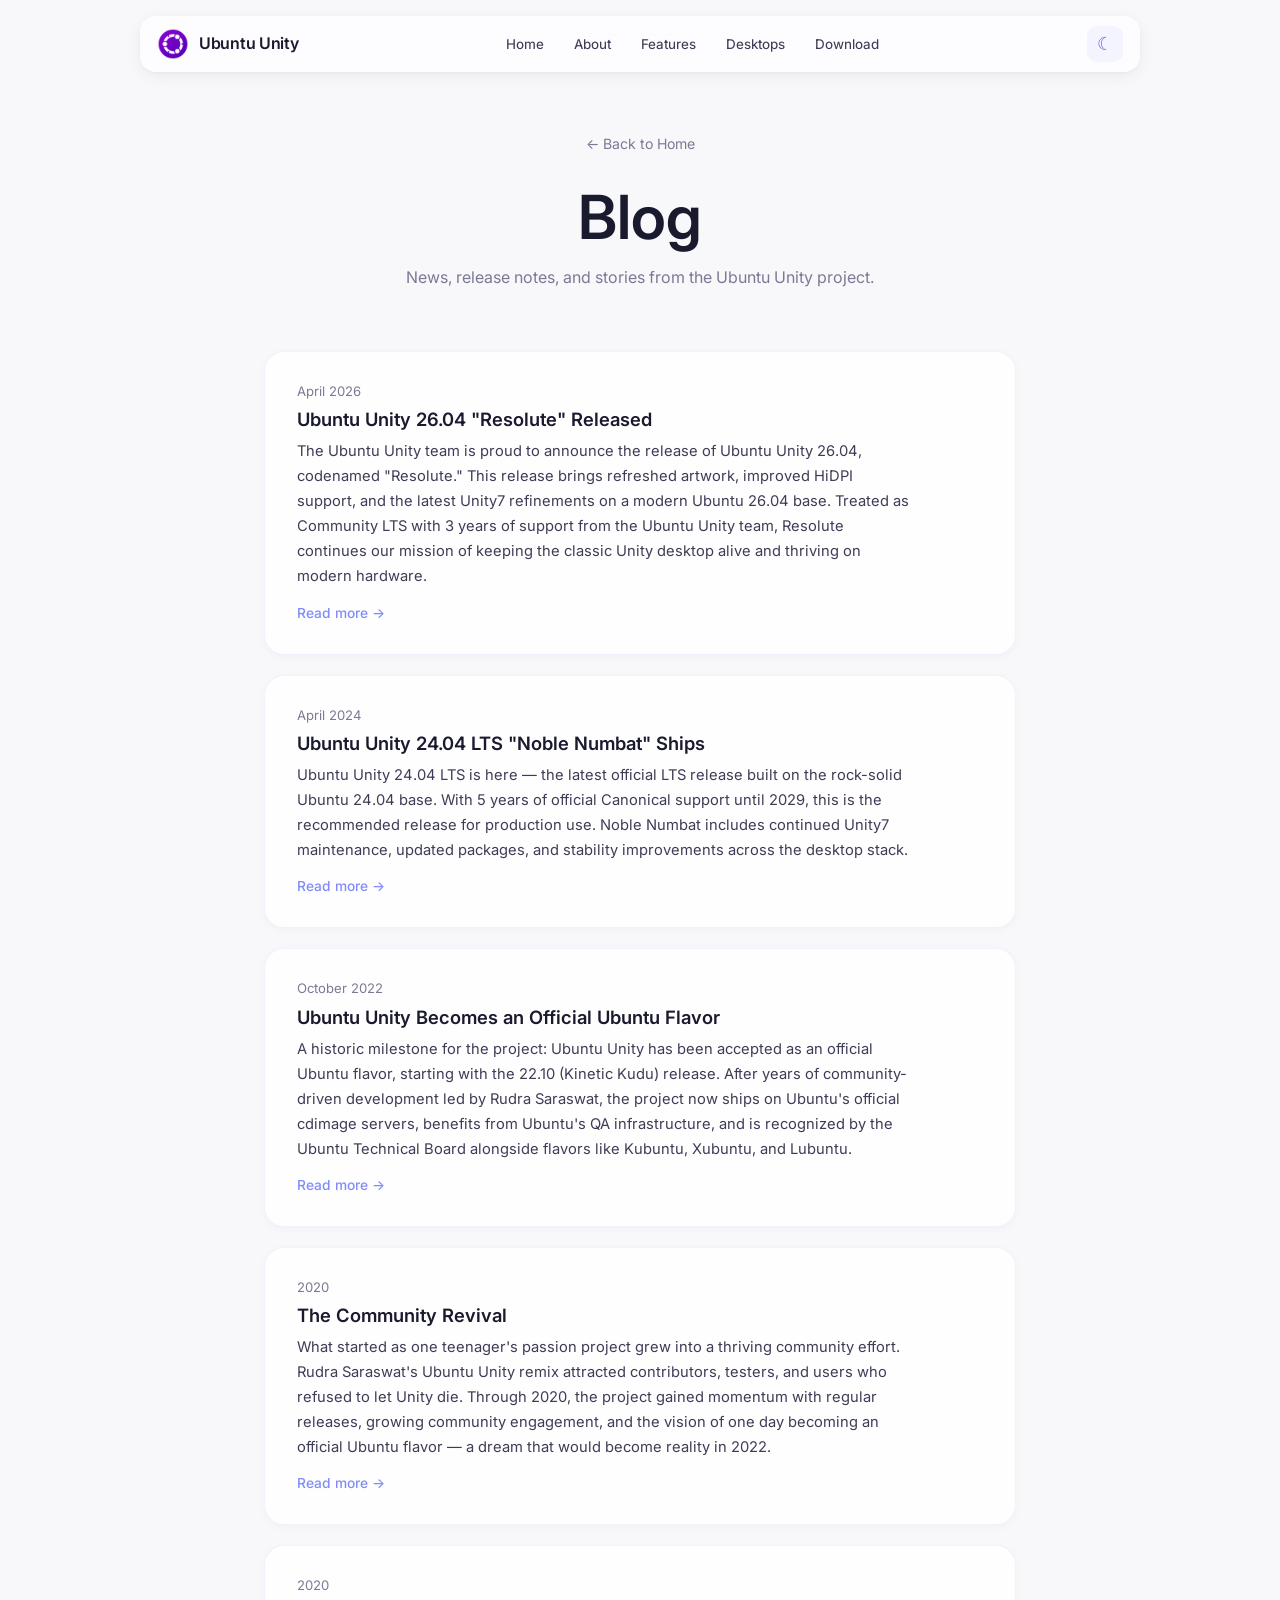
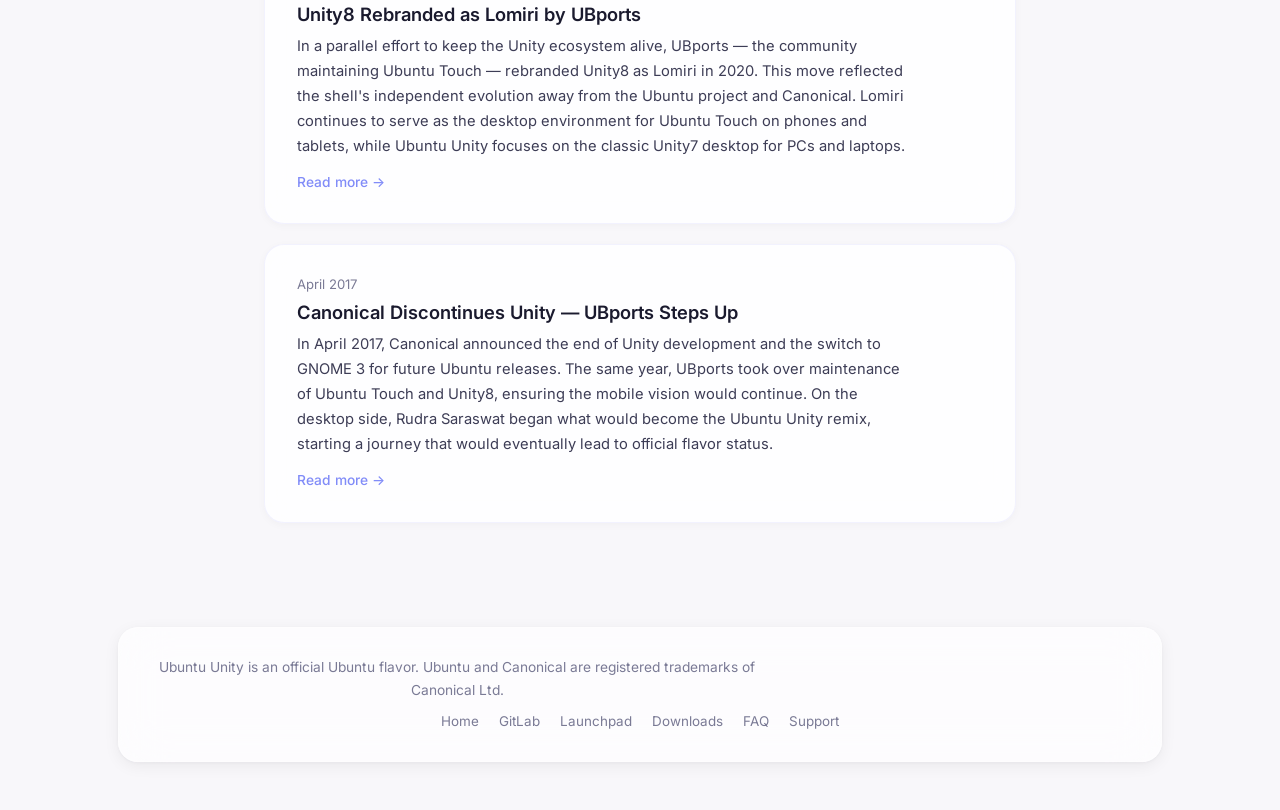
<file: blog.html>
<!DOCTYPE html>
<html lang="en" data-theme="light">
<head>
<meta charset="UTF-8">
<meta name="viewport" content="width=device-width, initial-scale=1.0">
<title>Blog — Ubuntu Unity</title>
<meta name="description" content="News, updates, and stories from the Ubuntu Unity project.">
<link rel="icon" href="images/logo.webp" type="image/webp">
<link rel="stylesheet" href="style.css">
</head>
<body>

<!-- ===== FLOATING NAVBAR ===== -->
<nav class="nav" id="nav" role="navigation" aria-label="Main navigation">
  <a href="index.html" class="nav-brand" aria-label="Ubuntu Unity Home" id="navBrand">
    <img src="images/logo.webp" alt="Ubuntu Unity Logo" class="nav-logo">
    <span>Ubuntu Unity</span>
  </a>
  <ul class="nav-links">
    <li><a href="index.html">Home</a></li>
    <li><a href="index.html#about">About</a></li>
    <li><a href="index.html#features">Features</a></li>
    <li><a href="index.html#desktops">Desktops</a></li>
    <li><a href="index.html#download">Download</a></li>
  </ul>
  <div class="nav-actions">
    <button class="theme-btn" id="themeToggle" aria-label="Toggle theme">&#9790;</button>
    <button class="mobile-btn" id="mobileBtn" aria-label="Menu">&#9776;</button>
  </div>
</nav>

<div class="mob-menu" id="mobMenu">
  <a href="index.html" onclick="closeMob()">Home</a>
  <a href="index.html#about" onclick="closeMob()">About</a>
  <a href="index.html#features" onclick="closeMob()">Features</a>
  <a href="index.html#desktops" onclick="closeMob()">Desktops</a>
  <a href="index.html#download" onclick="closeMob()">Download</a>
</div>

<!-- ===== BLOG PAGE ===== -->
<main class="blog-page">
  <div class="blog-hero">
    <a href="index.html" class="blog-back">&larr; Back to Home</a>
    <h1>Blog</h1>
    <p>News, release notes, and stories from the Ubuntu Unity project.</p>
  </div>

  <div class="blog-grid">

    <article class="blog-card reveal">
      <div class="blog-date">April 2026</div>
      <h3>Ubuntu Unity 26.04 "Resolute" Released</h3>
      <p>The Ubuntu Unity team is proud to announce the release of Ubuntu Unity 26.04, codenamed "Resolute." This release brings refreshed artwork, improved HiDPI support, and the latest Unity7 refinements on a modern Ubuntu 26.04 base. Treated as Community LTS with 3 years of support from the Ubuntu Unity team, Resolute continues our mission of keeping the classic Unity desktop alive and thriving on modern hardware.</p>
      <span class="read-more">Read more &rarr;</span>
    </article>

    <article class="blog-card reveal">
      <div class="blog-date">April 2024</div>
      <h3>Ubuntu Unity 24.04 LTS "Noble Numbat" Ships</h3>
      <p>Ubuntu Unity 24.04 LTS is here — the latest official LTS release built on the rock-solid Ubuntu 24.04 base. With 5 years of official Canonical support until 2029, this is the recommended release for production use. Noble Numbat includes continued Unity7 maintenance, updated packages, and stability improvements across the desktop stack.</p>
      <span class="read-more">Read more &rarr;</span>
    </article>

    <article class="blog-card reveal">
      <div class="blog-date">October 2022</div>
      <h3>Ubuntu Unity Becomes an Official Ubuntu Flavor</h3>
      <p>A historic milestone for the project: Ubuntu Unity has been accepted as an official Ubuntu flavor, starting with the 22.10 (Kinetic Kudu) release. After years of community-driven development led by Rudra Saraswat, the project now ships on Ubuntu's official cdimage servers, benefits from Ubuntu's QA infrastructure, and is recognized by the Ubuntu Technical Board alongside flavors like Kubuntu, Xubuntu, and Lubuntu.</p>
      <span class="read-more">Read more &rarr;</span>
    </article>

    <article class="blog-card reveal">
      <div class="blog-date">2020</div>
      <h3>The Community Revival</h3>
      <p>What started as one teenager's passion project grew into a thriving community effort. Rudra Saraswat's Ubuntu Unity remix attracted contributors, testers, and users who refused to let Unity die. Through 2020, the project gained momentum with regular releases, growing community engagement, and the vision of one day becoming an official Ubuntu flavor — a dream that would become reality in 2022.</p>
      <span class="read-more">Read more &rarr;</span>
    </article>

    <article class="blog-card reveal">
      <div class="blog-date">2020</div>
      <h3>Unity8 Rebranded as Lomiri by UBports</h3>
      <p>In a parallel effort to keep the Unity ecosystem alive, UBports — the community maintaining Ubuntu Touch — rebranded Unity8 as Lomiri in 2020. This move reflected the shell's independent evolution away from the Ubuntu project and Canonical. Lomiri continues to serve as the desktop environment for Ubuntu Touch on phones and tablets, while Ubuntu Unity focuses on the classic Unity7 desktop for PCs and laptops.</p>
      <span class="read-more">Read more &rarr;</span>
    </article>

    <article class="blog-card reveal">
      <div class="blog-date">April 2017</div>
      <h3>Canonical Discontinues Unity — UBports Steps Up</h3>
      <p>In April 2017, Canonical announced the end of Unity development and the switch to GNOME 3 for future Ubuntu releases. The same year, UBports took over maintenance of Ubuntu Touch and Unity8, ensuring the mobile vision would continue. On the desktop side, Rudra Saraswat began what would become the Ubuntu Unity remix, starting a journey that would eventually lead to official flavor status.</p>
      <span class="read-more">Read more &rarr;</span>
    </article>

  </div>
</main>

<!-- ===== FOOTER ===== -->
<div style="max-width:1140px;margin:0 auto;padding:0 24px 24px">
<div class="footer-float">
  <p>Ubuntu Unity is an official Ubuntu flavor. Ubuntu and Canonical are registered trademarks of Canonical Ltd.</p>
  <div class="footer-links">
    <a href="index.html">Home</a>
    <a href="https://gitlab.com/ubuntu-unity" target="_blank" rel="noopener">GitLab</a>
    <a href="https://launchpad.net/ubuntu/+source/ubuntu-unity-meta" target="_blank" rel="noopener">Launchpad</a>
    <a href="index.html#download">Downloads</a>
    <a href="index.html#faq">FAQ</a>
    <a href="index.html#support">Support</a>
  </div>
</div>
</div>

<button class="btt" id="btt" aria-label="Back to top">&#8593;</button>
<canvas class="confetti-canvas" id="confettiCanvas"></canvas>
<div class="toast" id="toast"></div>

<script src="script.js"></script>
</body>
</html>
</file>
<file: style.css>
/* ========================================
   UBUNTU UNITY — Floating Flat UI
   Pure CSS with 3D effects & glassmorphism
   ======================================== */

/* ===== IMPORTS ===== */
@import url('https://fonts.googleapis.com/css2?family=Inter:wght@300;400;500;600;700&display=swap');

/* ===== RESET & VARIABLES ===== */
*, *::before, *::after {
  margin: 0;
  padding: 0;
  box-sizing: border-box;
}

:root {
  /* Brand Colors */
  --purple: #6366F1;
  --purple-dark: #4F46E5;
  --purple-light: #818CF8;
  --purple-glow: #A5B4FC;
  --aubergine: #1E1B4B;
  --orange: #F59E0B;
  --orange-dark: #D97706;

  /* Surface Colors */
  --bg: #F8F7FA;
  --bg2: #F0EDF4;
  --bg3: #E8E4EE;
  --surface: rgba(255, 255, 255, 0.82);
  --surface-solid: #FFFFFF;
  --surface-hover: rgba(255, 255, 255, 0.95);

  /* Nav Glass */
  --nav-bg: rgba(255, 255, 255, 0.65);
  --nav-border: rgba(255, 255, 255, 0.35);
  --hero-bg: linear-gradient(160deg, #6366F1 0%, #4338CA 35%, #1E1B4B 70%, #0F0E2A 100%);

  /* Text */
  --text: #1A1A2E;
  --text2: #3D3D56;
  --text-muted: #7A7A95;
  --text-on-dark: #FFFFFF;

  /* Borders */
  --border: rgba(99, 102, 241, 0.08);
  --border-strong: rgba(99, 102, 241, 0.18);

  /* Shadows — Floating & Flat */
  --shadow-sm: 0 1px 3px rgba(0, 0, 0, 0.04), 0 1px 2px rgba(0, 0, 0, 0.06);
  --shadow: 0 4px 16px rgba(0, 0, 0, 0.06), 0 1px 4px rgba(0, 0, 0, 0.04);
  --shadow-float: 0 12px 40px rgba(99, 102, 241, 0.08), 0 4px 12px rgba(0, 0, 0, 0.06);
  --shadow-float-lg: 0 20px 60px rgba(99, 102, 241, 0.12), 0 8px 20px rgba(0, 0, 0, 0.06);
  --shadow-glow: 0 0 60px rgba(99, 102, 241, 0.15);
  --shadow-card: 0 2px 8px rgba(0, 0, 0, 0.03);

  /* Glass */
  --glass-blur: blur(24px);
  --glass-saturate: saturate(180%);

  /* Misc */
  --code-bg: #EEF2FF;
  --tag-bg: rgba(99, 102, 241, 0.06);
  --tag-text: #6366F1;
  --radius: 20px;
  --radius-sm: 12px;
  --radius-lg: 28px;
  --transition: 0.35s cubic-bezier(0.4, 0, 0.2, 1);
  --transition-fast: 0.2s cubic-bezier(0.4, 0, 0.2, 1);
}

[data-theme="dark"] {
  --bg: #141419;
  --bg2: #1C1C24;
  --bg3: #24242F;
  --surface: rgba(30, 30, 40, 0.82);
  --surface-solid: #1E1E28;
  --surface-hover: rgba(40, 40, 52, 0.9);
  --nav-bg: rgba(20, 20, 25, 0.72);
  --nav-border: rgba(255, 255, 255, 0.06);
  --text: #EAEAF0;
  --text2: #B8B8CC;
  --text-muted: #7A7A90;
  --border: rgba(99, 102, 241, 0.1);
  --border-strong: rgba(99, 102, 241, 0.22);
  --shadow-sm: 0 1px 3px rgba(0, 0, 0, 0.2);
  --shadow: 0 4px 16px rgba(0, 0, 0, 0.2), 0 1px 4px rgba(0, 0, 0, 0.1);
  --shadow-float: 0 12px 40px rgba(0, 0, 0, 0.25), 0 4px 12px rgba(0, 0, 0, 0.15);
  --shadow-float-lg: 0 20px 60px rgba(0, 0, 0, 0.3), 0 8px 20px rgba(0, 0, 0, 0.15);
  --shadow-glow: 0 0 60px rgba(99, 102, 241, 0.2);
  --shadow-card: 0 2px 8px rgba(0, 0, 0, 0.15);
  --code-bg: #1E1B4B;
  --tag-bg: rgba(99, 102, 241, 0.1);
  --tag-text: #A5B4FC;
}

/* ===== BASE ===== */
html {
  scroll-behavior: smooth;
  scrollbar-width: thin;
  scrollbar-color: var(--purple-glow) transparent;
}

body {
  font-family: 'Inter', -apple-system, BlinkMacSystemFont, 'Segoe UI', sans-serif;
  background: var(--bg);
  color: var(--text);
  line-height: 1.7;
  transition: background var(--transition), color var(--transition);
  -webkit-font-smoothing: antialiased;
  overflow-x: hidden;
}

h1, h2, h3, h4 {
  font-weight: 600;
  line-height: 1.25;
  color: var(--text);
}

h1 { font-size: clamp(2.2rem, 5.5vw, 3.8rem); }
h2 { font-size: clamp(1.7rem, 3.5vw, 2.6rem); }
h3 { font-size: clamp(1.05rem, 2vw, 1.25rem); }

p { color: var(--text2); max-width: 68ch; }

a {
  color: var(--purple-light);
  text-decoration: none;
  transition: color var(--transition-fast);
}
a:hover { color: var(--purple-glow); }

img { max-width: 100%; height: auto; }
code {
  background: var(--code-bg);
  padding: 2px 8px;
  border-radius: 6px;
  font-size: 0.84rem;
  font-family: 'JetBrains Mono', 'Fira Code', monospace;
}

::selection {
  background: rgba(99, 102, 241, 0.18);
}

/* ===== FLOATING NAVBAR ===== */
.nav {
  position: fixed;
  top: 16px;
  left: 50%;
  transform: translateX(-50%);
  z-index: 100;
  width: calc(100% - 32px);
  max-width: 1000px;
  background: var(--nav-bg);
  backdrop-filter: var(--glass-blur) var(--glass-saturate);
  -webkit-backdrop-filter: var(--glass-blur) var(--glass-saturate);
  border: 1px solid var(--nav-border);
  border-radius: 16px;
  padding: 0 16px;
  height: 56px;
  display: flex;
  align-items: center;
  justify-content: space-between;
  box-shadow: var(--shadow);
  transition: all var(--transition);
}
.nav.scrolled {
  box-shadow: var(--shadow-float);
  border-color: var(--border-strong);
}

.nav-brand {
  display: flex;
  align-items: center;
  gap: 10px;
  font-weight: 600;
  font-size: 1rem;
  color: var(--text);
  letter-spacing: -0.3px;
  cursor: pointer;
  text-decoration: none;
  flex-shrink: 0;
}
.nav-brand:hover { color: var(--text); }

.nav-logo {
  width: 32px;
  height: 32px;
  border-radius: 8px;
  object-fit: contain;
  transition: transform var(--transition-fast);
}
.nav-brand:hover .nav-logo { transform: scale(1.1) rotate(-3deg); }

.nav-links {
  display: flex;
  align-items: center;
  gap: 2px;
  list-style: none;
}
.nav-links a {
  padding: 7px 14px;
  border-radius: 10px;
  font-size: 0.84rem;
  color: var(--text2);
  transition: all var(--transition-fast);
  font-weight: 450;
  white-space: nowrap;
}
.nav-links a:hover,
.nav-links a.active {
  background: var(--tag-bg);
  color: var(--purple);
}

.nav-actions {
  display: flex;
  align-items: center;
  gap: 6px;
  flex-shrink: 0;
}

.theme-btn {
  width: 36px;
  height: 36px;
  border: none;
  border-radius: 10px;
  background: var(--tag-bg);
  color: var(--purple);
  cursor: pointer;
  display: flex;
  align-items: center;
  justify-content: center;
  font-size: 1.1rem;
  transition: all var(--transition-fast);
  flex-shrink: 0;
}
.theme-btn:hover {
  background: var(--border-strong);
  transform: scale(1.05);
}

.mobile-btn {
  display: none;
  width: 36px;
  height: 36px;
  border: none;
  border-radius: 10px;
  background: var(--tag-bg);
  color: var(--purple);
  cursor: pointer;
  align-items: center;
  justify-content: center;
  font-size: 1.2rem;
  flex-shrink: 0;
}

.mob-menu {
  display: none;
  position: fixed;
  top: 80px;
  left: 16px;
  right: 16px;
  background: var(--nav-bg);
  backdrop-filter: var(--glass-blur) var(--glass-saturate);
  -webkit-backdrop-filter: var(--glass-blur) var(--glass-saturate);
  border: 1px solid var(--nav-border);
  border-radius: 16px;
  z-index: 99;
  padding: 12px;
  gap: 4px;
  flex-direction: column;
  animation: slideUp 0.3s ease;
  box-shadow: var(--shadow-float);
}
.mob-menu.open { display: flex; }

@keyframes slideUp {
  from { opacity: 0; transform: translateY(-10px); }
  to { opacity: 1; transform: translateY(0); }
}

.mob-menu a {
  padding: 12px 16px;
  border-radius: 12px;
  font-size: 0.95rem;
  color: var(--text2);
  transition: all var(--transition-fast);
}
.mob-menu a:hover {
  background: var(--tag-bg);
  color: var(--purple);
}

/* ===== HERO ===== */
.hero {
  min-height: 100vh;
  display: flex;
  align-items: center;
  justify-content: center;
  background: var(--hero-bg);
  padding: 100px 24px 80px;
  position: relative;
  overflow: hidden;
  perspective: 1200px;
}

/* Floating orbs */
.hero-orb {
  position: absolute;
  border-radius: 50%;
  pointer-events: none;
  filter: blur(80px);
  opacity: 0.3;
}
.hero-orb.a {
  width: 500px; height: 500px;
  background: var(--purple-light);
  top: -10%; left: -10%;
  animation: orbFloat 18s ease-in-out infinite;
}
.hero-orb.b {
  width: 400px; height: 400px;
  background: #6366F1;
  bottom: -5%; right: -5%;
  animation: orbFloat 22s ease-in-out infinite reverse;
}
.hero-orb.c {
  width: 300px; height: 300px;
  background: var(--purple-glow);
  top: 40%; right: 20%;
  animation: orbFloat 15s ease-in-out infinite 3s;
}
@keyframes orbFloat {
  0%, 100% { transform: translate(0, 0); }
  25% { transform: translate(30px, -40px); }
  50% { transform: translate(-20px, 30px); }
  75% { transform: translate(40px, 20px); }
}

.hero-content {
  position: relative;
  z-index: 2;
  text-align: center;
  max-width: 820px;
  display: flex;
  flex-direction: column;
  align-items: center;
  gap: 16px;
}

.hero h1 {
  color: #fff;
  margin-bottom: 4px;
  font-weight: 300;
  letter-spacing: -1px;
}
.hero h1 .typed-text {
  font-weight: 700;
  border-right: 3px solid rgba(255,255,255,0.7);
  padding-right: 4px;
  animation: blink 1s step-end infinite;
}
@keyframes blink { 50% { border-color: transparent; } }

.hero-sub {
  font-size: clamp(1rem, 2.2vw, 1.2rem);
  color: rgba(255,255,255,0.68);
  margin-bottom: 4px;
  max-width: 580px;
  margin-left: auto;
  margin-right: auto;
  line-height: 1.8;
}

.hero-meta {
  display: inline-flex;
  gap: 20px;
  padding: 10px 24px;
  background: rgba(255,255,255,0.06);
  border: 1px solid rgba(255,255,255,0.1);
  border-radius: 40px;
  backdrop-filter: blur(8px);
  margin-bottom: 8px;
}
.hero-meta span {
  font-size: 0.82rem;
  color: rgba(255,255,255,0.55);
  display: flex;
  align-items: center;
  gap: 6px;
}
.hero-meta-dot {
  width: 6px; height: 6px;
  border-radius: 50%;
  background: #2EA047;
}

/* 3D Laptop */
.hero-laptop-wrap {
  perspective: 1000px;
  margin-top: 20px;
  width: 100%;
  max-width: 680px;
}
.hero-laptop {
  position: relative;
  transform-style: preserve-3d;
  transform: rotateX(8deg) rotateY(-3deg);
  transition: transform 0.15s ease-out;
  will-change: transform;
}
.hero-laptop img {
  width: 100%;
  border-radius: 12px;
  box-shadow:
    0 30px 80px rgba(0,0,0,0.4),
    0 0 100px rgba(99, 102, 241, 0.2);
  display: block;
}
/* Glow reflection below laptop */
.hero-laptop::after {
  content: '';
  position: absolute;
  bottom: -30px;
  left: 10%;
  right: 10%;
  height: 60px;
  background: radial-gradient(ellipse, rgba(99,102,241,0.25), transparent 70%);
  filter: blur(20px);
  border-radius: 50%;
}

.hero-btns {
  display: flex;
  gap: 14px;
  justify-content: center;
  flex-wrap: wrap;
  margin-top: 4px;
}

/* ===== BUTTONS ===== */
.btn {
  display: inline-flex;
  align-items: center;
  gap: 8px;
  padding: 13px 26px;
  border-radius: 14px;
  font-size: 0.92rem;
  font-weight: 500;
  border: none;
  cursor: pointer;
  transition: all var(--transition);
  text-decoration: none;
  font-family: inherit;
  position: relative;
  overflow: hidden;
}
.btn-glow {
  background: #fff;
  color: var(--purple);
  box-shadow: 0 2px 12px rgba(255,255,255,0.2), 0 0 30px rgba(99,102,241,0.15);
}
.btn-glow:hover {
  transform: translateY(-3px);
  box-shadow: 0 8px 30px rgba(255,255,255,0.3), 0 0 50px rgba(99,102,241,0.25);
  color: var(--purple);
}
.btn-glass {
  background: rgba(255,255,255,0.08);
  color: #fff;
  border: 1px solid rgba(255,255,255,0.16);
  backdrop-filter: blur(6px);
}
.btn-glass:hover {
  background: rgba(255,255,255,0.16);
  transform: translateY(-3px);
  color: #fff;
}
.btn-purple {
  background: var(--purple);
  color: #fff;
  box-shadow: 0 4px 16px rgba(99,102,241,0.3);
}
.btn-purple:hover {
  background: var(--purple-dark);
  transform: translateY(-3px);
  color: #fff;
}
.btn-outline {
  background: transparent;
  color: var(--purple);
  border: 1.5px solid var(--purple);
}
.btn-outline:hover {
  background: var(--tag-bg);
  transform: translateY(-3px);
  color: var(--purple);
}
.btn-sm {
  padding: 9px 18px;
  font-size: 0.84rem;
  border-radius: 10px;
}

/* ===== SECTIONS ===== */
.section {
  padding: 100px 24px;
  max-width: 1140px;
  margin: 0 auto;
}
.section-header {
  text-align: center;
  margin-bottom: 56px;
}
.section-header h2 { margin-bottom: 10px; }
.section-header p {
  margin: 0 auto;
  color: var(--text-muted);
  font-size: 1.02rem;
}
.section-alt {
  background: var(--bg2);
  transition: background var(--transition);
}

/* ===== FLOATING CARDS ===== */
.float-card {
  background: var(--surface);
  backdrop-filter: var(--glass-blur) var(--glass-saturate);
  -webkit-backdrop-filter: var(--glass-blur) var(--glass-saturate);
  border: 1px solid var(--border);
  border-radius: var(--radius);
  padding: 32px 28px;
  transition: all var(--transition);
  position: relative;
  box-shadow: var(--shadow-card);
}
.float-card:hover {
  transform: translateY(-6px);
  box-shadow: var(--shadow-float);
  border-color: var(--border-strong);
}
.float-card .card-accent {
  position: absolute;
  top: 0;
  left: 24px;
  right: 24px;
  height: 3px;
  border-radius: 0 0 4px 4px;
  background: linear-gradient(90deg, var(--purple), var(--purple-light));
  opacity: 0;
  transition: opacity var(--transition);
}
.float-card:hover .card-accent { opacity: 1; }
.float-card h3 { margin-bottom: 10px; }
.float-card p { font-size: 0.92rem; line-height: 1.75; }

.grid3 {
  display: grid;
  grid-template-columns: repeat(auto-fit, minmax(310px, 1fr));
  gap: 22px;
}

/* ===== STATS ===== */
.stats-row {
  display: flex;
  justify-content: center;
  gap: 48px;
  flex-wrap: wrap;
  padding: 52px 24px;
}
.stat {
  text-align: center;
  cursor: default;
  transition: transform var(--transition-fast);
}
.stat:hover { transform: scale(1.08); }
.stat-num {
  font-size: clamp(2rem, 5vw, 3rem);
  font-weight: 700;
  color: var(--purple);
  line-height: 1;
}
.stat-label {
  font-size: 0.86rem;
  color: var(--text-muted);
  margin-top: 4px;
}

/* ===== HISTORY TIMELINE ===== */
.timeline {
  max-width: 720px;
  margin: 0 auto;
  position: relative;
  padding-left: 36px;
}
.timeline::before {
  content: '';
  position: absolute;
  left: 12px;
  top: 0;
  bottom: 0;
  width: 2px;
  background: linear-gradient(180deg, var(--purple), var(--purple-light), transparent);
}
.tl-item {
  position: relative;
  margin-bottom: 32px;
  transition: transform var(--transition-fast);
}
.tl-item:hover { transform: translateX(4px); }
.tl-dot {
  position: absolute;
  left: -30px;
  top: 4px;
  width: 14px;
  height: 14px;
  border-radius: 50%;
  background: var(--purple);
  border: 3px solid var(--surface-solid);
  box-shadow: 0 0 0 2px var(--purple);
  transition: box-shadow var(--transition-fast);
}
.tl-item:hover .tl-dot {
  box-shadow: 0 0 0 3px var(--purple), 0 0 12px var(--purple-glow);
}
.tl-year {
  font-weight: 700;
  color: var(--purple);
  font-size: 0.98rem;
  margin-bottom: 3px;
}
.tl-item p {
  font-size: 0.92rem;
  color: var(--text2);
}
.tl-item.highlight .tl-dot {
  background: var(--orange);
  box-shadow: 0 0 0 2px var(--orange), 0 0 12px rgba(233, 84, 32, 0.3);
}

/* ===== DESKTOP SHOWCASE (3D) ===== */
.desktop-showcase {
  padding: 100px 24px;
  background: var(--bg2);
  transition: background var(--transition);
  overflow: hidden;
}
.desktop-showcase-inner {
  max-width: 1140px;
  margin: 0 auto;
}
.showcase-grid {
  display: grid;
  grid-template-columns: repeat(3, 1fr);
  gap: 28px;
  perspective: 1200px;
}

.showcase-card {
  position: relative;
  border-radius: var(--radius);
  overflow: hidden;
  transform-style: preserve-3d;
  transition: transform 0.4s cubic-bezier(0.4, 0, 0.2, 1), box-shadow var(--transition);
  box-shadow: var(--shadow);
  background: var(--surface);
  border: 1px solid var(--border);
  cursor: pointer;
}
.showcase-card:hover {
  box-shadow: var(--shadow-float-lg);
}
.showcase-card img {
  width: 100%;
  aspect-ratio: 16/10;
  object-fit: cover;
  display: block;
  transition: transform 0.6s cubic-bezier(0.4, 0, 0.2, 1);
}
.showcase-card:hover img {
  transform: scale(1.05);
}
.showcase-card .overlay {
  position: absolute;
  bottom: 0;
  left: 0;
  right: 0;
  padding: 24px 20px 20px;
  background: linear-gradient(transparent, rgba(0,0,0,0.7));
  color: #fff;
  transform: translateY(20px);
  opacity: 0;
  transition: all 0.4s ease;
}
.showcase-card:hover .overlay {
  transform: translateY(0);
  opacity: 1;
}
.showcase-card .overlay h4 {
  color: #fff;
  font-size: 1rem;
  margin-bottom: 4px;
}
.showcase-card .overlay p {
  color: rgba(255,255,255,0.8);
  font-size: 0.85rem;
}

/* Large featured card */
.showcase-featured {
  grid-column: span 2;
  grid-row: span 2;
}
.showcase-featured img {
  aspect-ratio: auto;
  height: 100%;
}
.showcase-featured .overlay {
  padding: 32px 28px 28px;
}
.showcase-featured .overlay h4 {
  font-size: 1.3rem;
}

/* ===== DOWNLOADS ===== */
.dl-cards {
  display: grid;
  grid-template-columns: repeat(auto-fit, minmax(340px, 1fr));
  gap: 24px;
  max-width: 920px;
  margin: 0 auto;
}
.dl-card {
  background: var(--surface);
  backdrop-filter: var(--glass-blur) var(--glass-saturate);
  -webkit-backdrop-filter: var(--glass-blur) var(--glass-saturate);
  border: 1px solid var(--border);
  border-radius: var(--radius);
  padding: 36px 32px;
  text-align: center;
  transition: all var(--transition);
  position: relative;
  box-shadow: var(--shadow-card);
}
.dl-card.featured {
  border-color: var(--purple);
  border-width: 2px;
  box-shadow: var(--shadow-glow), var(--shadow-float);
}
.dl-card.featured .dl-badge {
  position: absolute;
  top: -14px;
  left: 50%;
  transform: translateX(-50%);
  background: linear-gradient(135deg, var(--purple), var(--purple-light));
  color: #fff;
  padding: 5px 20px;
  border-radius: 20px;
  font-size: 0.78rem;
  font-weight: 600;
  white-space: nowrap;
}
.dl-card h3 { margin-bottom: 4px; }
.dl-card .ver {
  color: var(--purple-light);
  font-weight: 600;
  font-size: 1.12rem;
  margin-bottom: 4px;
}
.dl-card .code {
  color: var(--text-muted);
  font-size: 0.9rem;
  margin-bottom: 16px;
  font-style: italic;
}
.dl-card .meta {
  display: flex;
  gap: 16px;
  justify-content: center;
  margin-bottom: 22px;
  flex-wrap: wrap;
}
.dl-card .meta span {
  font-size: 0.82rem;
  color: var(--text-muted);
  display: flex;
  align-items: center;
  gap: 4px;
}
.dl-card .note {
  display: inline-block;
  font-size: 0.75rem;
  color: var(--text-muted);
  background: var(--tag-bg);
  padding: 3px 12px;
  border-radius: 6px;
  margin-bottom: 16px;
}

/* ===== SUPPORT ===== */
.sup-grid {
  display: grid;
  grid-template-columns: repeat(auto-fit, minmax(300px, 1fr));
  gap: 22px;
  max-width: 820px;
  margin: 0 auto;
}
.sup-card {
  background: var(--surface);
  backdrop-filter: var(--glass-blur) var(--glass-saturate);
  -webkit-backdrop-filter: var(--glass-blur) var(--glass-saturate);
  border: 1px solid var(--border);
  border-radius: var(--radius);
  padding: 32px;
  text-align: center;
  transition: all var(--transition);
  box-shadow: var(--shadow-card);
}
.sup-card:hover {
  transform: translateY(-6px);
  box-shadow: var(--shadow-float);
  border-color: var(--border-strong);
}
.sup-card h3 { margin-bottom: 8px; }
.sup-card p { font-size: 0.92rem; margin-bottom: 20px; }

/* ===== TIPS ===== */
.tips {
  max-width: 780px;
  margin: 0 auto;
  display: flex;
  flex-direction: column;
  gap: 14px;
}
.tip {
  background: var(--surface);
  backdrop-filter: var(--glass-blur) var(--glass-saturate);
  -webkit-backdrop-filter: var(--glass-blur) var(--glass-saturate);
  border: 1px solid var(--border);
  border-radius: var(--radius-sm);
  padding: 20px 24px;
  display: flex;
  gap: 16px;
  align-items: flex-start;
  transition: all var(--transition);
  box-shadow: var(--shadow-card);
}
.tip:hover {
  border-color: var(--border-strong);
  box-shadow: var(--shadow-float);
  transform: translateX(6px);
}
.tip-n {
  width: 32px; height: 32px;
  border-radius: 50%;
  flex-shrink: 0;
  background: var(--tag-bg);
  color: var(--purple);
  display: flex;
  align-items: center;
  justify-content: center;
  font-size: 0.85rem;
  font-weight: 700;
}
.tip h4 { margin-bottom: 3px; font-size: 1rem; }
.tip p { font-size: 0.9rem; color: var(--text-muted); }

/* ===== TEAM ===== */
.team-section-label {
  text-align: center;
  font-size: 0.82rem;
  font-weight: 600;
  color: var(--purple-light);
  text-transform: uppercase;
  letter-spacing: 2px;
  margin-bottom: 12px;
  margin-top: 40px;
}

.team-grid {
  display: grid;
  grid-template-columns: repeat(auto-fill, minmax(250px, 1fr));
  gap: 18px;
}
.team-card {
  background: var(--surface);
  backdrop-filter: var(--glass-blur) var(--glass-saturate);
  -webkit-backdrop-filter: var(--glass-blur) var(--glass-saturate);
  border: 1px solid var(--border);
  border-radius: 16px;
  padding: 24px;
  text-align: center;
  transition: all var(--transition);
  box-shadow: var(--shadow-card);
}
.team-card:hover {
  border-color: var(--border-strong);
  box-shadow: var(--shadow-float);
  transform: translateY(-4px);
}
.team-av {
  width: 56px; height: 56px;
  border-radius: 50%;
  margin: 0 auto 12px;
  display: flex;
  align-items: center;
  justify-content: center;
  font-size: 1.2rem;
  font-weight: 700;
  color: #fff;
  transition: transform var(--transition);
}
.team-card:hover .team-av {
  transform: rotate(8deg) scale(1.08);
}
.team-card h4 { margin-bottom: 3px; font-size: 1rem; }
.team-card .role {
  font-size: 0.82rem;
  color: var(--purple-light);
  margin-bottom: 8px;
}
.status {
  display: inline-flex;
  align-items: center;
  gap: 5px;
  font-size: 0.75rem;
  padding: 3px 10px;
  border-radius: 20px;
}
.status.on { background: rgba(46,160,67,0.1); color: #2EA047; }
.status.off { background: rgba(210,153,34,0.1); color: #D29922; }
.status.alumni { background: rgba(99,102,241,0.06); color: var(--text-muted); }
.status::before {
  content: '';
  width: 6px; height: 6px;
  border-radius: 50%;
  background: currentColor;
  animation: pulse 2s infinite;
}
.status.alumni::before { animation: none; opacity: 0.5; }
@keyframes pulse { 0%, 100% { opacity: 1; } 50% { opacity: 0.4; } }

/* ===== FAQ ===== */
.faq-list {
  max-width: 780px;
  margin: 0 auto;
  display: flex;
  flex-direction: column;
  gap: 10px;
}
.faq-item {
  background: var(--surface);
  backdrop-filter: var(--glass-blur) var(--glass-saturate);
  -webkit-backdrop-filter: var(--glass-blur) var(--glass-saturate);
  border: 1px solid var(--border);
  border-radius: var(--radius-sm);
  overflow: hidden;
  transition: all var(--transition);
  box-shadow: var(--shadow-card);
}
.faq-item.open { border-color: var(--border-strong); }
.faq-q {
  display: flex;
  justify-content: space-between;
  align-items: center;
  padding: 18px 24px;
  cursor: pointer;
  font-weight: 500;
  font-size: 0.96rem;
  color: var(--text);
  background: none;
  border: none;
  width: 100%;
  text-align: left;
  font-family: inherit;
}
.faq-q:hover { color: var(--purple); }
.faq-q .chevron {
  font-size: 0.8rem;
  transition: transform 0.3s ease;
  color: var(--text-muted);
  flex-shrink: 0;
  margin-left: 12px;
}
.faq-item.open .chevron { transform: rotate(180deg); }
.faq-a {
  max-height: 0;
  overflow: hidden;
  transition: max-height 0.4s ease;
}
.faq-item.open .faq-a { max-height: 500px; }
.faq-a-inner {
  padding: 0 24px 18px;
  font-size: 0.92rem;
  color: var(--text2);
  line-height: 1.8;
}

/* ===== TAGS ===== */
.tags {
  display: flex;
  flex-wrap: wrap;
  gap: 10px;
  justify-content: center;
  max-width: 700px;
  margin: 0 auto;
}
.tag {
  padding: 7px 18px;
  border-radius: 20px;
  font-size: 0.85rem;
  background: var(--tag-bg);
  color: var(--tag-text);
  font-weight: 500;
  transition: all var(--transition-fast);
  cursor: default;
  user-select: none;
}
.tag:hover {
  background: var(--border-strong);
  transform: translateY(-2px) scale(1.05);
}

/* ===== FOOTER ===== */
.footer-float {
  margin: 24px;
  background: var(--nav-bg);
  backdrop-filter: var(--glass-blur) var(--glass-saturate);
  -webkit-backdrop-filter: var(--glass-blur) var(--glass-saturate);
  border: 1px solid var(--nav-border);
  border-radius: var(--radius);
  padding: 28px 32px;
  text-align: center;
  transition: all var(--transition);
  box-shadow: var(--shadow);
}
.footer-float p {
  font-size: 0.86rem;
  color: var(--text-muted);
  margin-bottom: 8px;
}
.footer-links {
  display: flex;
  gap: 20px;
  justify-content: center;
  flex-wrap: wrap;
}
.footer-links a {
  font-size: 0.84rem;
  color: var(--text-muted);
}
.footer-links a:hover { color: var(--purple); }

/* ===== BACK TO TOP ===== */
.btt {
  position: fixed;
  bottom: 28px;
  right: 28px;
  z-index: 50;
  width: 46px; height: 46px;
  border-radius: 50%;
  background: var(--purple);
  color: #fff;
  border: none;
  cursor: pointer;
  display: flex;
  align-items: center;
  justify-content: center;
  font-size: 1.2rem;
  opacity: 0;
  pointer-events: none;
  transition: all var(--transition);
  box-shadow: 0 4px 16px rgba(99,102,241,0.35);
}
.btt.show { opacity: 1; pointer-events: auto; }
.btt:hover {
  transform: translateY(-3px);
  box-shadow: 0 6px 24px rgba(99,102,241,0.4);
}

/* ===== SCROLL REVEAL ===== */
.reveal {
  opacity: 0;
  transform: translateY(24px);
  transition: opacity 0.6s ease, transform 0.6s ease;
}
.reveal.vis {
  opacity: 1;
  transform: translateY(0);
}
/* Fallback for no JS IntersectionObserver */
.reveal {
  animation: revealFallback 0s 0.8s forwards;
}
.reveal.vis { animation: none; }
@keyframes revealFallback { to { opacity: 1; transform: translateY(0); } }

/* ===== CONFETTI CANVAS ===== */
.confetti-canvas {
  position: fixed;
  top: 0; left: 0;
  width: 100%; height: 100%;
  pointer-events: none;
  z-index: 200;
}

/* ===== TOAST ===== */
.toast {
  position: fixed;
  bottom: 80px;
  left: 50%;
  transform: translateX(-50%) translateY(20px);
  background: var(--surface-solid);
  border: 1px solid var(--purple);
  border-radius: 14px;
  padding: 14px 24px;
  box-shadow: var(--shadow-float), var(--shadow-glow);
  z-index: 150;
  opacity: 0;
  pointer-events: none;
  transition: all 0.4s;
  font-size: 0.92rem;
  color: var(--purple);
  font-weight: 500;
  max-width: 360px;
  text-align: center;
}
.toast.show {
  opacity: 1;
  transform: translateX(-50%) translateY(0);
  pointer-events: auto;
}

/* ===== SPARKLE ===== */
.sparkle {
  position: fixed;
  width: 6px; height: 6px;
  border-radius: 50%;
  pointer-events: none;
  z-index: 9999;
  background: var(--purple);
  opacity: 0;
  animation: sparkleAnim 0.6s ease forwards;
}
@keyframes sparkleAnim {
  0% { opacity: 1; transform: scale(1); }
  100% { opacity: 0; transform: scale(0) translateY(-20px); }
}

/* ===== BLOG PAGE ===== */
.blog-page {
  padding-top: 90px;
  min-height: 100vh;
}
.blog-hero {
  text-align: center;
  padding: 40px 24px 20px;
  margin-bottom: 40px;
}
.blog-hero h1 { margin-bottom: 8px; }
.blog-hero p { margin: 0 auto; color: var(--text-muted); }

.blog-grid {
  max-width: 800px;
  margin: 0 auto;
  padding: 0 24px 80px;
  display: flex;
  flex-direction: column;
  gap: 20px;
}
.blog-card {
  background: var(--surface);
  backdrop-filter: var(--glass-blur) var(--glass-saturate);
  -webkit-backdrop-filter: var(--glass-blur) var(--glass-saturate);
  border: 1px solid var(--border);
  border-radius: var(--radius);
  padding: 28px 32px;
  transition: all var(--transition);
  box-shadow: var(--shadow-card);
  display: block;
  text-decoration: none;
  color: inherit;
}
.blog-card:hover {
  transform: translateY(-4px);
  box-shadow: var(--shadow-float);
  border-color: var(--border-strong);
  color: inherit;
}
.blog-card .blog-date {
  font-size: 0.82rem;
  color: var(--text-muted);
  margin-bottom: 6px;
}
.blog-card h3 {
  font-size: 1.15rem;
  margin-bottom: 8px;
}
.blog-card h3:hover { color: var(--purple); }
.blog-card p {
  font-size: 0.92rem;
  color: var(--text2);
  line-height: 1.7;
}
.blog-card .read-more {
  display: inline-flex;
  align-items: center;
  gap: 4px;
  margin-top: 12px;
  font-size: 0.86rem;
  font-weight: 500;
  color: var(--purple-light);
}
.blog-card:hover .read-more { color: var(--purple-glow); }

.blog-back {
  display: inline-flex;
  align-items: center;
  gap: 6px;
  font-size: 0.88rem;
  color: var(--text-muted);
  margin-bottom: 24px;
  transition: color var(--transition-fast);
}
.blog-back:hover { color: var(--purple); }

/* ===== RESPONSIVE ===== */
@media (max-width: 768px) {
  .nav-links { display: none; }
  .mobile-btn { display: flex; }
  .hero { min-height: 90vh; padding: 100px 20px 60px; }
  .section { padding: 60px 18px; }
  .grid3, .dl-cards { grid-template-columns: 1fr; }
  .team-grid { grid-template-columns: 1fr 1fr; }
  .showcase-grid { grid-template-columns: 1fr; }
  .showcase-featured { grid-column: span 1; grid-row: span 1; }
  .hero-btns { flex-direction: column; align-items: center; }
  .btn { width: 100%; max-width: 280px; justify-content: center; }
  .stats-row { gap: 24px; }
  .hero-meta { flex-direction: column; gap: 8px; padding: 10px 16px; }
  .footer-float { margin: 12px; border-radius: 16px; }
  .nav { width: calc(100% - 20px); top: 10px; }
  .hero-laptop { transform: rotateX(4deg) rotateY(-1deg); }
}
@media (max-width: 480px) {
  .team-grid { grid-template-columns: 1fr; }
}
</file>
